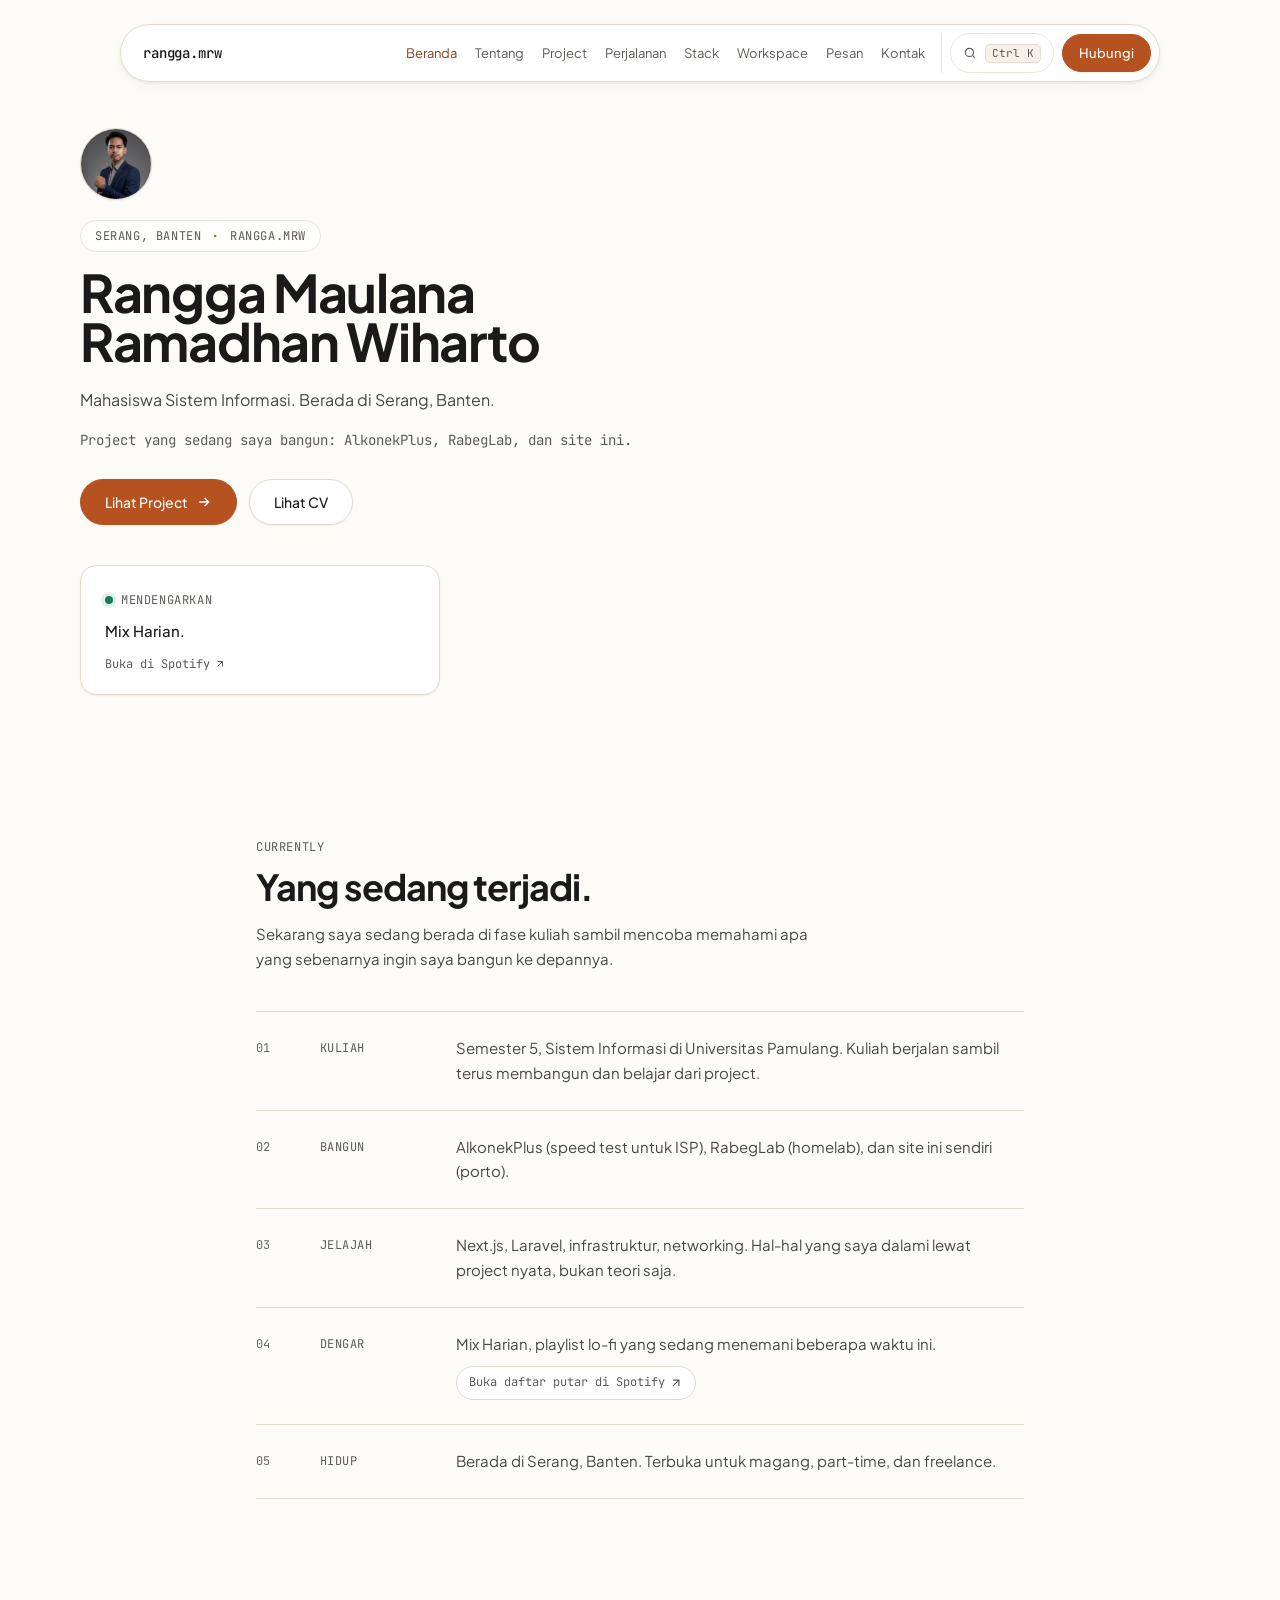
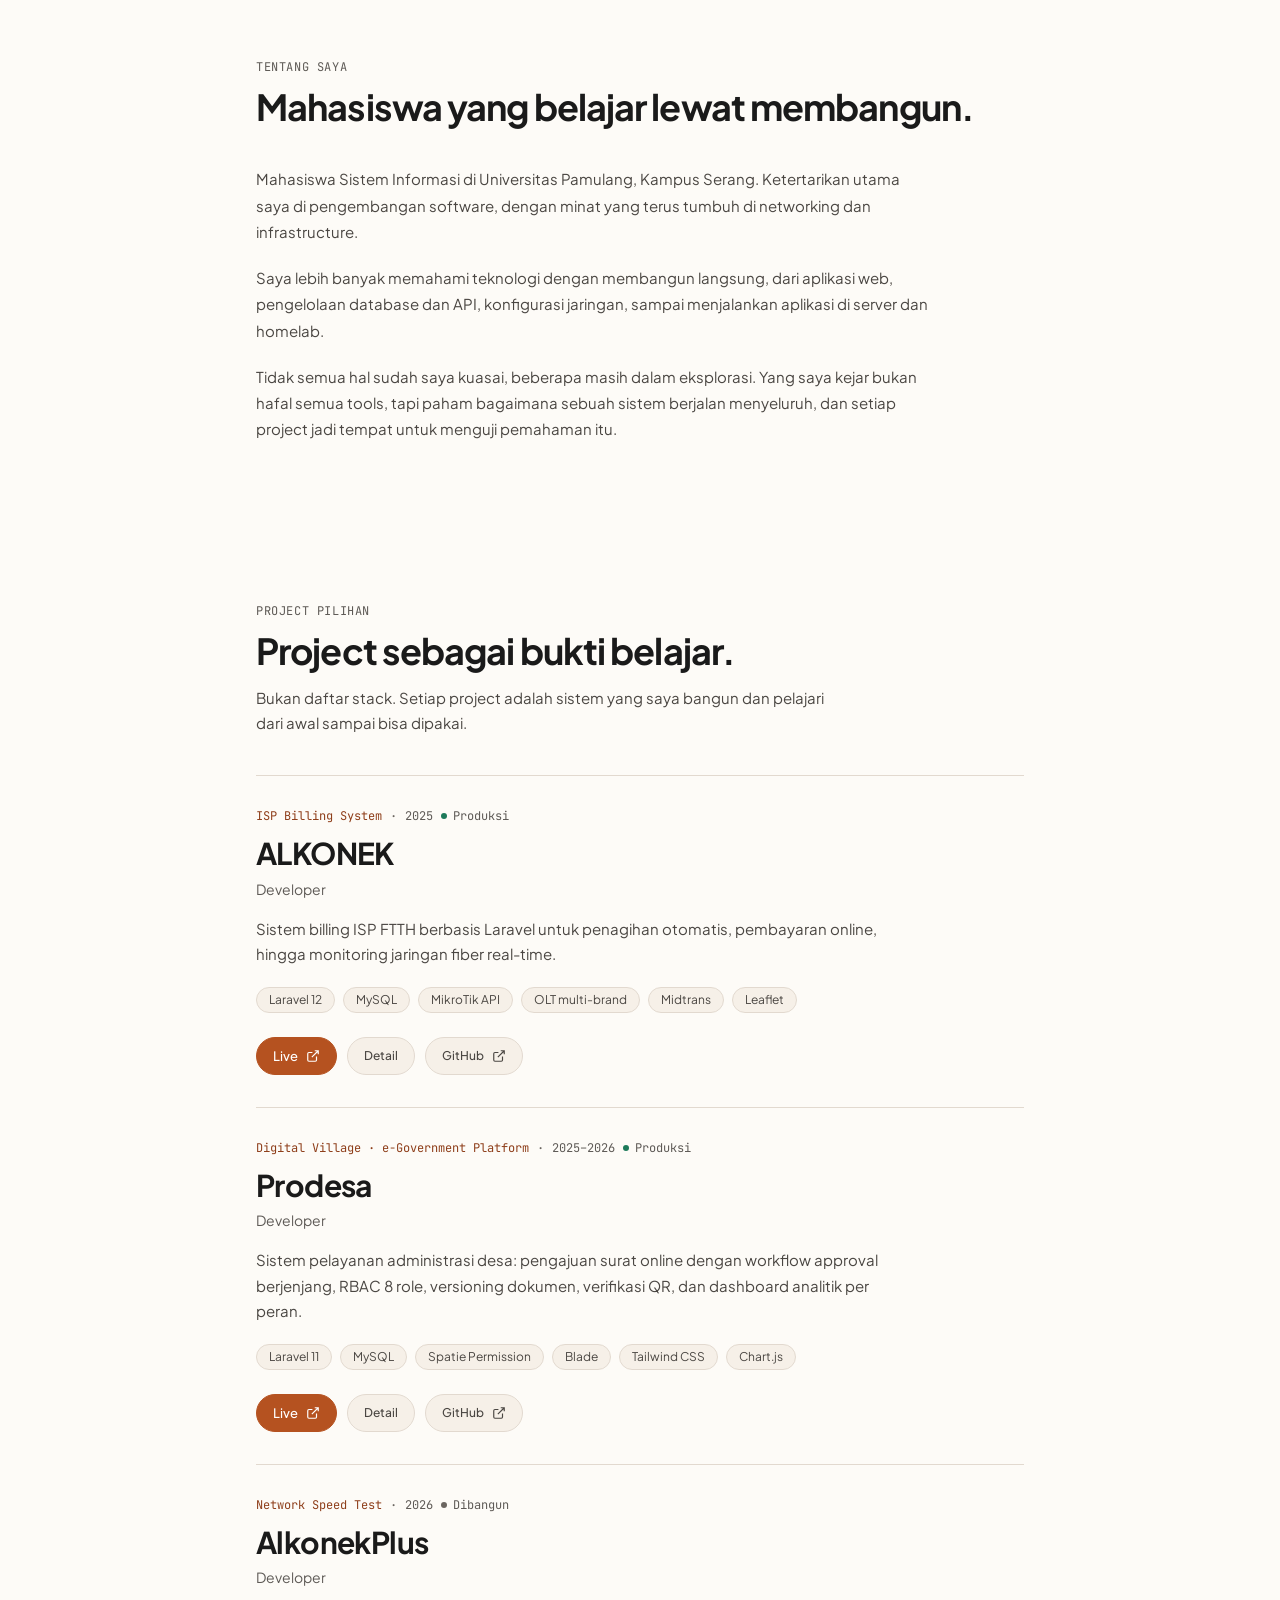
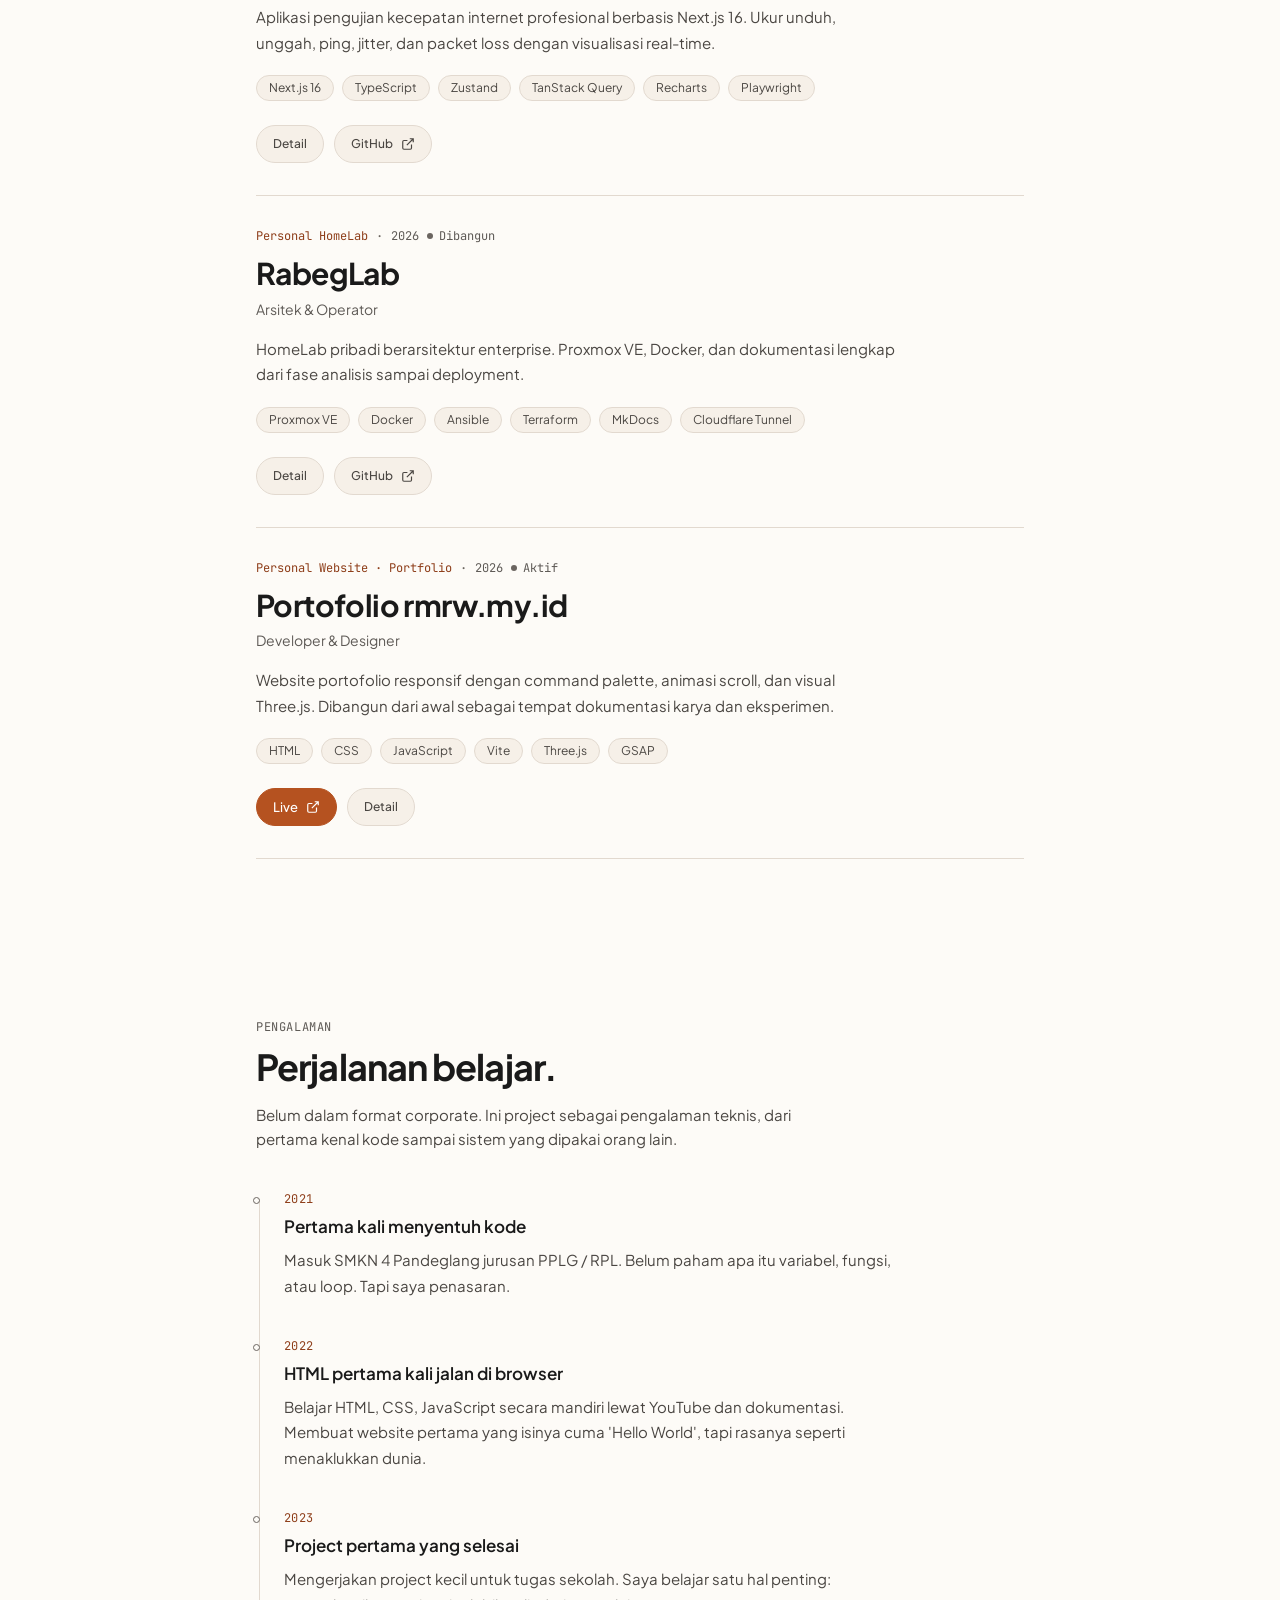
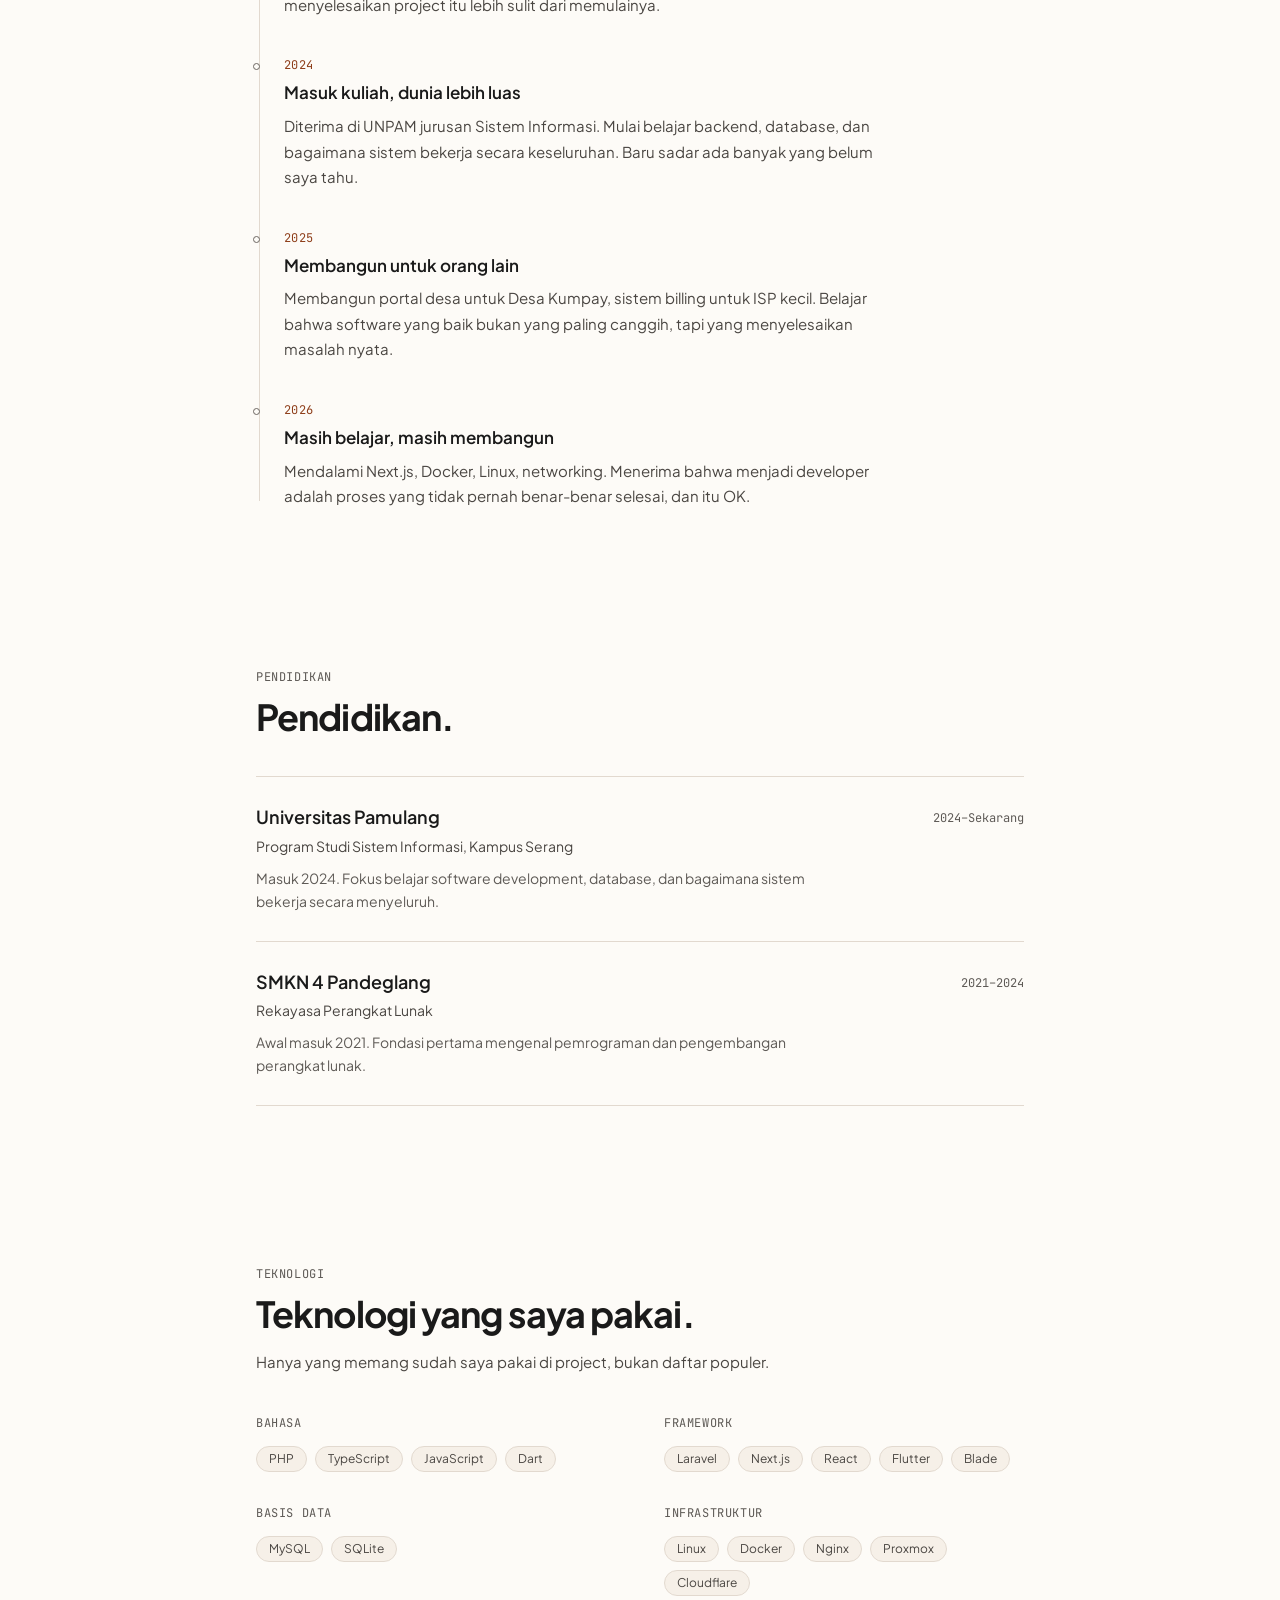
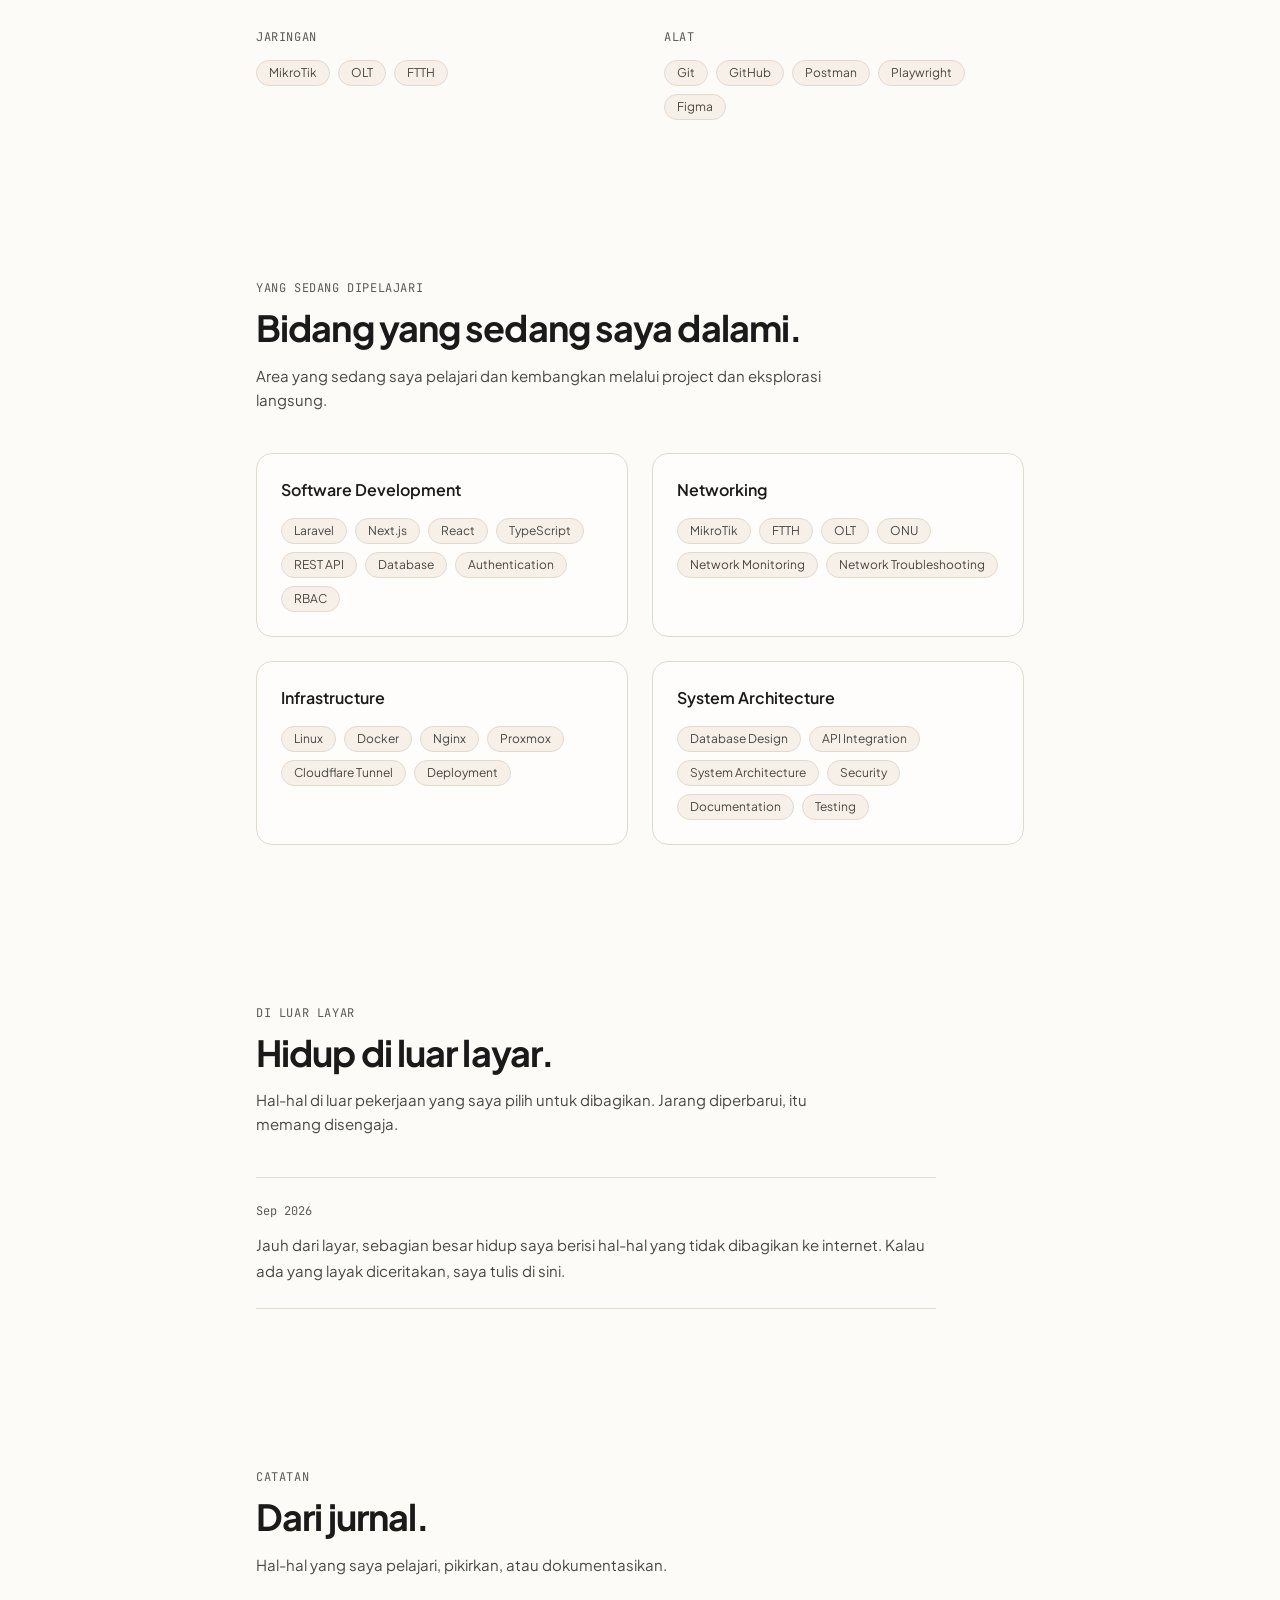
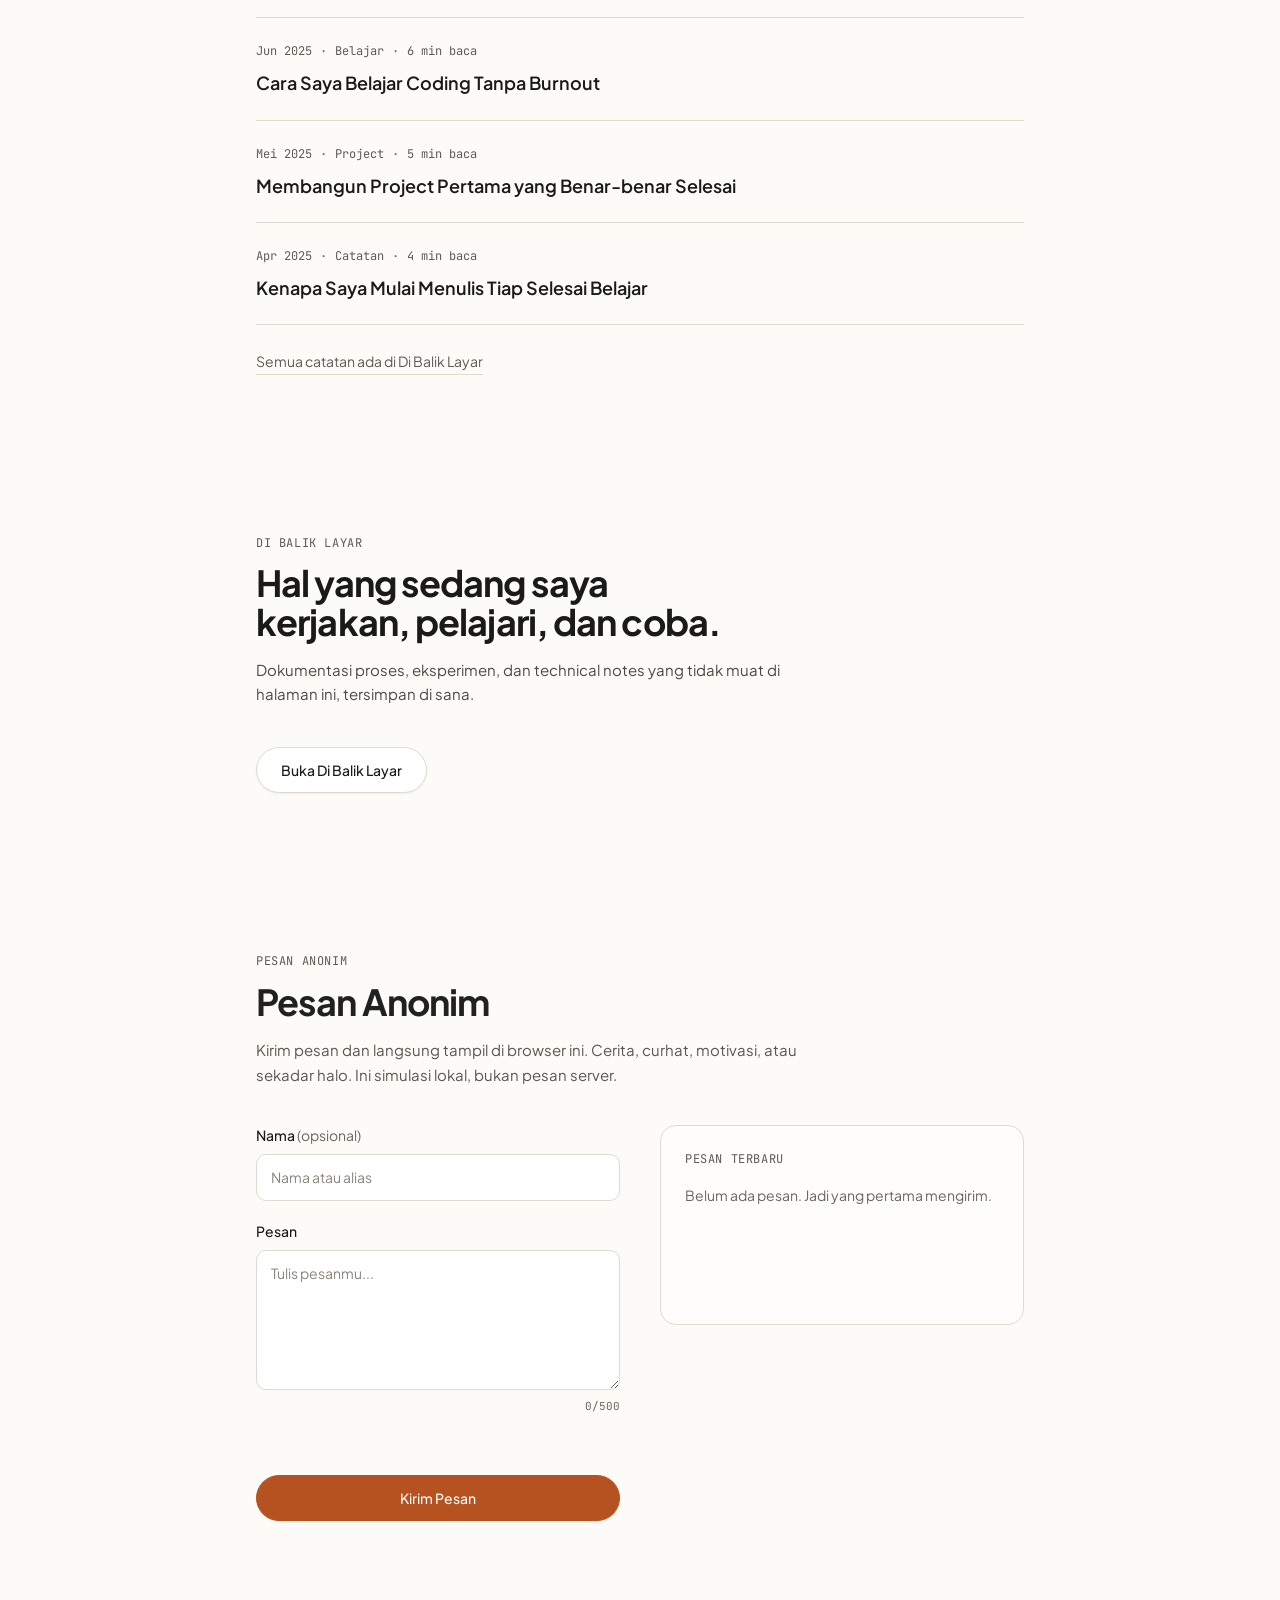
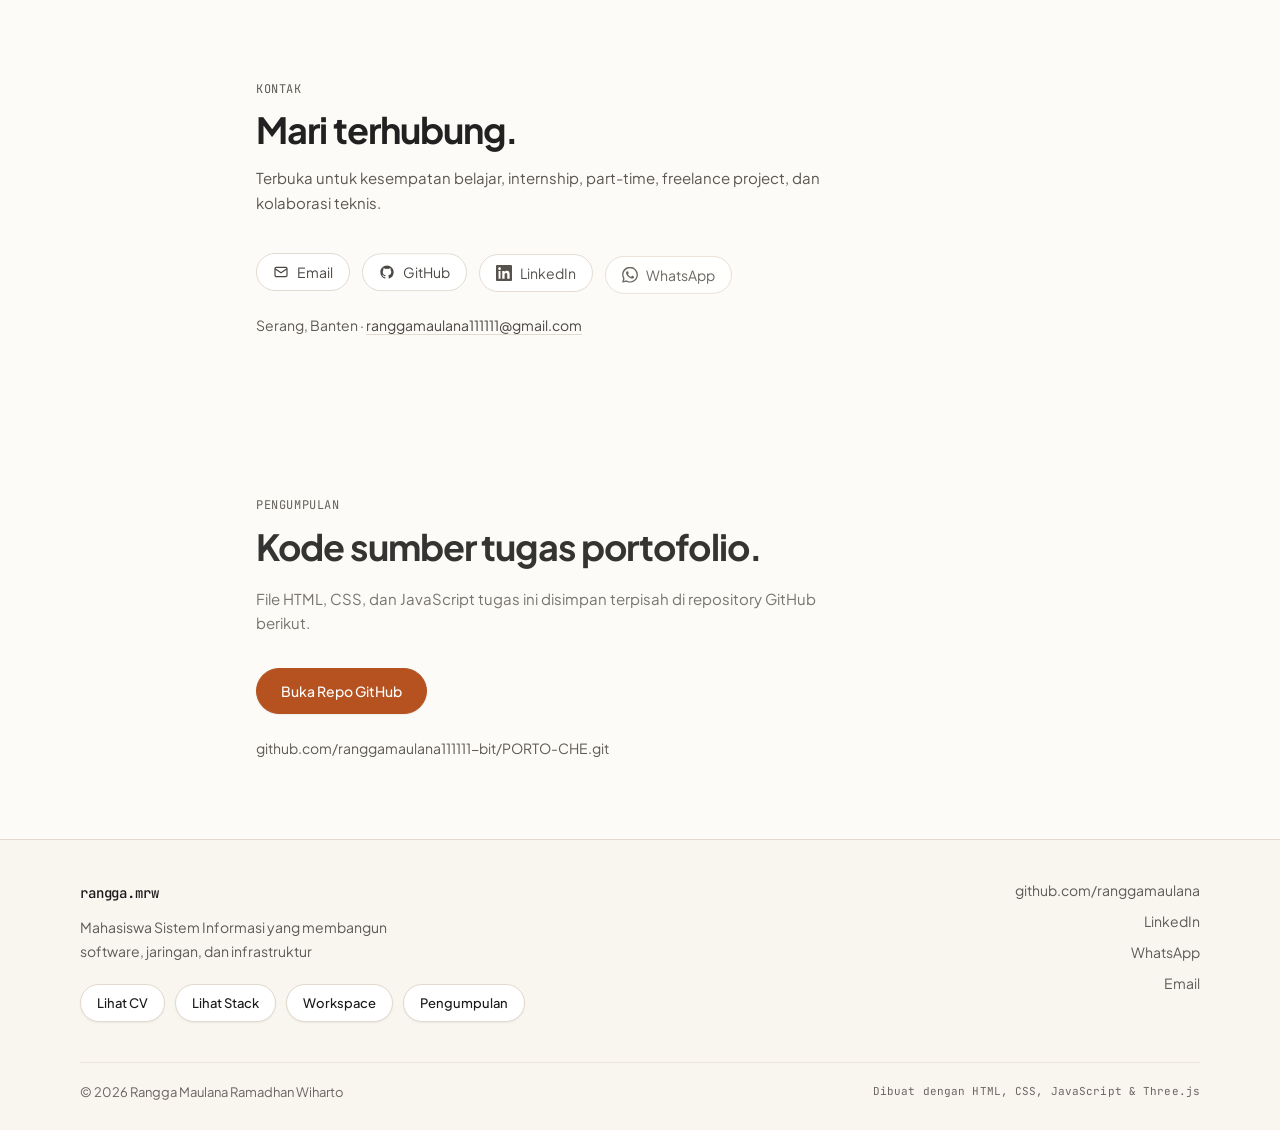
<file: index.html>
<!doctype html>
<html lang="id">
  <head>
    <meta charset="UTF-8" />
    <link rel="icon" href="data:," />
    <meta name="viewport" content="width=device-width, initial-scale=1.0" />
    <meta name="description" content="Portofolio Rangga Maulana Ramadhan Wiharto - Mahasiswa Sistem Informasi yang membangun software, jaringan, dan infrastruktur." />
    <meta name="theme-color" content="#fdfbf7" />
    <link rel="preconnect" href="https://fonts.googleapis.com" />
    <link rel="preconnect" href="https://fonts.gstatic.com" crossorigin />
    <link href="https://fonts.googleapis.com/css2?family=JetBrains+Mono:wght@400;500&family=Plus+Jakarta+Sans:wght@400;500;600;700&display=swap" rel="stylesheet" />
    <title>Rangga Maulana Ramadhan Wiharto</title>
    <script type="module" crossorigin src="./app.js"></script>
    <link rel="stylesheet" crossorigin href="./style.css">
  </head>
  <body>
    <a class="skip-link" href="#main">Lewati ke konten</a>
    <header class="site-header" id="site-header">
      <nav class="nav" aria-label="Navigasi utama">
        <a class="brand" href="#home" aria-label="rangga.mrw ke beranda">rangga.mrw</a>
        <button class="nav-toggle" id="nav-toggle" aria-expanded="false" aria-controls="nav-menu" aria-label="Buka menu navigasi">
          <span></span><span></span>
        </button>
        <div class="nav-menu" id="nav-menu">
          <ul class="nav-links" id="nav-links"></ul>
          <div class="nav-actions">
            <button class="cmd-btn" id="cmd-btn" type="button" aria-haspopup="dialog" aria-controls="command-palette" aria-label="Buka command palette">
              <span class="cmd-btn-icon" aria-hidden="true">
                <svg width="14" height="14" viewBox="0 0 24 24" fill="none" stroke="currentColor" stroke-width="2"><circle cx="11" cy="11" r="7"/><path d="m20 20-3.5-3.5"/></svg>
              </span>
              <span class="cmd-kbd" aria-hidden="true">Ctrl K</span>
            </button>
            <a class="btn btn-primary btn-sm" href="#contact">Hubungi</a>
          </div>
        </div>
      </nav>
    </header>

    <main id="main">
      <section class="section hero" id="home" aria-label="Beranda">
        <div class="container hero-grid">
          <div class="hero-copy">
            <img class="profile-photo" src="./PROFILE-RANGGA.jpeg" alt="Foto profil Rangga Maulana" />
            <p class="eyebrow hero-eyebrow"><span class="eyebrow-loc">SERANG, BANTEN</span> <span class="eyebrow-dot" aria-hidden="true">·</span> <span>RANGGA.MRW</span></p>
            <h1 class="hero-title">
              <span class="hero-title-line">Rangga Maulana</span>
              <span class="hero-title-line">Ramadhan Wiharto</span>
            </h1>
            <p class="hero-desc">Mahasiswa Sistem Informasi. Berada di Serang, Banten.</p>
            <p class="hero-building">Project yang sedang saya bangun: AlkonekPlus, RabegLab, dan site ini.</p>
            <div class="hero-cta">
              <a class="btn btn-primary" href="#projects">
                <span>Lihat Project</span>
                <svg width="16" height="16" viewBox="0 0 24 24" fill="none" stroke="currentColor" stroke-width="2" aria-hidden="true"><path d="M5 12h14M13 6l6 6-6 6"/></svg>
              </a>
              <a class="btn btn-secondary" href="https://rmrw.my.id/cv.html" target="_blank" rel="noopener noreferrer">Lihat CV</a>
            </div>
            <div class="listening-card" aria-label="Sedang mendengarkan">
              <p class="listening-label"><span class="listening-dot" aria-hidden="true"></span>MENDENGARKAN</p>
              <p class="listening-title">Mix Harian.</p>
              <a class="listening-link" href="https://open.spotify.com/playlist/1dd0RgxyoiRiFLptOChO6e?si=02ad28709f664a86" target="_blank" rel="noopener noreferrer">
                Buka di Spotify
                <svg width="12" height="12" viewBox="0 0 24 24" fill="none" stroke="currentColor" stroke-width="2" aria-hidden="true"><path d="M7 17 17 7M7 7h10v10"/></svg>
              </a>
            </div>
          </div>
        </div>
      </section>

      <section class="section" id="now">
        <div class="container">
          <div class="section-head">
            <p class="eyebrow">CURRENTLY</p>
            <h2 class="section-title">Yang sedang terjadi.</h2>
            <p class="section-desc">Sekarang saya sedang berada di fase kuliah sambil mencoba memahami apa yang sebenarnya ingin saya bangun ke depannya.</p>
          </div>
          <div class="now-list" id="now-list"></div>
        </div>
      </section>

      <section class="section" id="about">
        <div class="container">
          <div class="section-head">
            <p class="eyebrow">TENTANG SAYA</p>
            <h2 class="section-title">Mahasiswa yang belajar lewat membangun.</h2>
          </div>
          <div class="about-body" id="about-body"></div>
        </div>
      </section>

      <section class="section" id="projects">
        <div class="container">
          <div class="section-head">
            <p class="eyebrow">PROJECT PILIHAN</p>
            <h2 class="section-title">Project sebagai bukti belajar.</h2>
            <p class="section-desc">Bukan daftar stack. Setiap project adalah sistem yang saya bangun dan pelajari dari awal sampai bisa dipakai.</p>
          </div>
          <div class="projects-list" id="projects-list"></div>
        </div>
      </section>

      <section class="section" id="experience">
        <div class="container">
          <div class="section-head">
            <p class="eyebrow">PENGALAMAN</p>
            <h2 class="section-title">Perjalanan belajar.</h2>
            <p class="section-desc">Belum dalam format corporate. Ini project sebagai pengalaman teknis, dari pertama kenal kode sampai sistem yang dipakai orang lain.</p>
          </div>
          <div class="timeline" id="timeline"></div>
        </div>
      </section>

      <section class="section" id="education">
        <div class="container">
          <div class="section-head">
            <p class="eyebrow">PENDIDIKAN</p>
            <h2 class="section-title">Pendidikan.</h2>
          </div>
          <div class="edu-list" id="edu-list"></div>
        </div>
      </section>

      <section class="section" id="skills">
        <div class="container">
          <div class="section-head">
            <p class="eyebrow">TEKNOLOGI</p>
            <h2 class="section-title">Teknologi yang saya pakai.</h2>
            <p class="section-desc">Hanya yang memang sudah saya pakai di project, bukan daftar populer.</p>
          </div>
          <div class="skills-grid" id="skills-grid"></div>
        </div>
      </section>

      <section class="section" id="learning">
        <div class="container">
          <div class="section-head">
            <p class="eyebrow">YANG SEDANG DIPELAJARI</p>
            <h2 class="section-title">Bidang yang sedang saya dalami.</h2>
            <p class="section-desc">Area yang sedang saya pelajari dan kembangkan melalui project dan eksplorasi langsung.</p>
          </div>
          <div class="learning-grid" id="learning-grid"></div>
        </div>
      </section>

      <section class="section" id="outside">
        <div class="container">
          <div class="section-head">
            <p class="eyebrow">DI LUAR LAYAR</p>
            <h2 class="section-title">Hidup di luar layar.</h2>
            <p class="section-desc">Hal-hal di luar pekerjaan yang saya pilih untuk dibagikan. Jarang diperbarui, itu memang disengaja.</p>
          </div>
          <div class="outside-entry">
            <p class="outside-date">Sep 2026</p>
            <p class="outside-text">Jauh dari layar, sebagian besar hidup saya berisi hal-hal yang tidak dibagikan ke internet. Kalau ada yang layak diceritakan, saya tulis di sini.</p>
          </div>
        </div>
      </section>

      <section class="section" id="journal">
        <div class="container">
          <div class="section-head">
            <p class="eyebrow">CATATAN</p>
            <h2 class="section-title">Dari jurnal.</h2>
            <p class="section-desc">Hal-hal yang saya pelajari, pikirkan, atau dokumentasikan.</p>
          </div>
          <div class="notes-list" id="notes-list"></div>
          <a class="text-link" href="https://rmrw.my.id/catatan.html" target="_blank" rel="noopener noreferrer">Semua catatan ada di Di Balik Layar</a>
        </div>
      </section>

      <section class="section" id="workspace">
        <div class="container">
          <div class="section-head">
            <p class="eyebrow">DI BALIK LAYAR</p>
            <h2 class="section-title">Hal yang sedang saya kerjakan, pelajari, dan coba.</h2>
            <p class="section-desc">Dokumentasi proses, eksperimen, dan technical notes yang tidak muat di halaman ini, tersimpan di sana.</p>
          </div>
          <a class="btn btn-secondary" href="https://rmrw.my.id/workspace.html" target="_blank" rel="noopener noreferrer">Buka Di Balik Layar</a>
        </div>
      </section>

      <section class="section" id="messages">
        <div class="container">
          <div class="section-head">
            <p class="eyebrow">PESAN ANONIM</p>
            <h2 class="section-title">Pesan Anonim</h2>
            <p class="section-desc">Kirim pesan dan langsung tampil di browser ini. Cerita, curhat, motivasi, atau sekadar halo. Ini simulasi lokal, bukan pesan server.</p>
          </div>
          <div class="messages-layout">
            <form class="message-form" id="message-form" novalidate>
              <div class="field">
                <label class="field-label" for="msg-name">Nama <span class="field-opt">(opsional)</span></label>
                <input class="field-input" id="msg-name" name="name" type="text" autocomplete="name" maxlength="60" placeholder="Nama atau alias" />
              </div>
              <div class="field">
                <label class="field-label" for="msg-text">Pesan</label>
                <textarea class="field-input field-textarea" id="msg-text" name="message" required maxlength="500" placeholder="Tulis pesanmu..."></textarea>
                <p class="field-hint"><span id="msg-count">0</span>/500</p>
              </div>
              <p class="form-status" id="msg-status" role="status" aria-live="polite"></p>
              <button class="btn btn-primary" type="submit">Kirim Pesan</button>
            </form>
            <div class="message-feed" aria-live="polite">
              <p class="feed-title">Pesan terbaru</p>
              <div class="feed-list" id="feed-list"></div>
            </div>
          </div>
        </div>
      </section>

      <section class="section" id="contact">
        <div class="container">
          <div class="section-head">
            <p class="eyebrow">KONTAK</p>
            <h2 class="section-title">Mari terhubung.</h2>
            <p class="section-desc">Terbuka untuk kesempatan belajar, internship, part-time, freelance project, dan kolaborasi teknis.</p>
          </div>
          <div class="contact-actions">
            <button class="contact-pill" id="copy-email" type="button" data-email="ranggamaulana111111@gmail.com">
              <svg width="16" height="16" viewBox="0 0 24 24" fill="none" stroke="currentColor" stroke-width="1.8" aria-hidden="true"><rect x="3" y="5" width="18" height="14" rx="2"/><path d="m3 7 9 6 9-6"/></svg>
              <span>Email</span>
            </button>
            <a class="contact-pill" href="https://github.com/ranggamaulana111111-bit" target="_blank" rel="noopener noreferrer">
              <svg width="16" height="16" viewBox="0 0 24 24" fill="currentColor" aria-hidden="true"><path d="M12 2C6.477 2 2 6.484 2 12.017c0 4.425 2.865 8.18 6.839 9.504.5.092.682-.217.682-.483 0-.237-.008-.868-.013-1.703-2.782.605-3.369-1.343-3.369-1.343-.454-1.158-1.11-1.466-1.11-1.466-.908-.62.069-.608.069-.608 1.003.07 1.531 1.032 1.531 1.032.892 1.53 2.341 1.088 2.91.832.092-.647.35-1.088.636-1.338-2.22-.253-4.555-1.113-4.555-4.951 0-1.093.39-1.988 1.029-2.688-.103-.253-.446-1.272.098-2.65 0 0 .84-.27 2.75 1.026A9.564 9.564 0 0 1 12 6.844a9.59 9.59 0 0 1 2.504.337c1.909-1.296 2.747-1.027 2.747-1.027.546 1.379.202 2.398.1 2.651.64.7 1.028 1.595 1.028 2.688 0 3.848-2.339 4.695-4.566 4.943.359.309.678.92.678 1.855 0 1.338-.012 2.419-.012 2.747 0 .268.18.58.688.482A10.02 10.02 0 0 0 22 12.017C22 6.484 17.522 2 12 2Z"/></svg>
              <span>GitHub</span>
            </a>
            <a class="contact-pill" href="https://www.linkedin.com/in/rangga-maulana-ramadhan-wiharto-022077337/" target="_blank" rel="noopener noreferrer">
              <svg width="16" height="16" viewBox="0 0 24 24" fill="currentColor" aria-hidden="true"><path d="M20.447 20.452h-3.554v-5.569c0-1.328-.027-3.037-1.852-3.037-1.853 0-2.136 1.445-2.136 2.939v5.667H9.351V9h3.414v1.561h.046c.477-.9 1.637-1.85 3.37-1.85 3.601 0 4.267 2.37 4.267 5.455v6.286zM5.337 7.433a2.062 2.062 0 1 1 0-4.125 2.062 2.062 0 0 1 0 4.125zM6.814 20.452H3.86V9h2.954v11.452zM22.225 0H1.771C.792 0 0 .774 0 1.729v20.542C0 23.227.792 24 1.771 24h20.451C23.2 24 24 23.227 24 22.271V1.729C24 .774 23.2 0 22.222 0h.003z"/></svg>
              <span>LinkedIn</span>
            </a>
            <a class="contact-pill" href="https://wa.me/6285774138047" target="_blank" rel="noopener noreferrer">
              <svg width="16" height="16" viewBox="0 0 24 24" fill="currentColor" aria-hidden="true"><path d="M17.472 14.382c-.297-.149-1.758-.867-2.03-.967-.273-.099-.471-.148-.67.15-.197.297-.767.966-.94 1.164-.173.199-.347.223-.644.075-.297-.15-1.255-.463-2.39-1.475-.883-.788-1.48-1.761-1.653-2.059-.173-.297-.018-.458.13-.606.134-.133.298-.347.446-.52.149-.174.198-.298.298-.497.099-.198.05-.371-.025-.52-.075-.149-.669-1.612-.916-2.207-.242-.579-.487-.5-.669-.51-.173-.008-.371-.01-.57-.01-.198 0-.52.074-.792.372-.272.297-1.04 1.016-1.04 2.479 0 1.462 1.065 2.875 1.213 3.074.149.198 2.096 3.2 5.077 4.487.709.306 1.262.489 1.694.625.712.227 1.36.195 1.871.118.571-.085 1.758-.719 2.006-1.413.248-.694.248-1.289.173-1.413-.074-.124-.272-.198-.57-.347m-5.421 7.403h-.004a9.87 9.87 0 0 1-5.031-1.378l-.361-.214-3.741.982.998-3.648-.235-.374a9.86 9.86 0 0 1-1.51-5.26c.001-5.45 4.436-9.884 9.888-9.884 2.64 0 5.122 1.03 6.988 2.898a9.825 9.825 0 0 1 2.893 6.994c-.003 5.45-4.437 9.884-9.885 9.884m8.413-18.297A11.815 11.815 0 0 0 12.05 0C5.495 0 .16 5.335.157 11.892c0 2.096.547 4.142 1.588 5.945L.057 24l6.305-1.654a11.882 11.882 0 0 0 5.683 1.448h.005c6.554 0 11.89-5.335 11.893-11.893a11.821 11.821 0 0 0-3.48-8.413Z"/></svg>
              <span>WhatsApp</span>
            </a>
          </div>
          <p class="contact-location">Serang, Banten · <button class="inline-email" id="copy-email-inline" type="button" data-email="ranggamaulana111111@gmail.com">ranggamaulana111111@gmail.com</button></p>
        </div>
      </section>

      <section class="section" id="pengumpulan">
        <div class="container">
          <div class="section-head">
            <p class="eyebrow">PENGUMPULAN</p>
            <h2 class="section-title">Kode sumber tugas portofolio.</h2>
            <p class="section-desc">File HTML, CSS, dan JavaScript tugas ini disimpan terpisah di repository GitHub berikut.</p>
          </div>
          <div class="contact-actions">
            <a class="btn btn-primary" href="https://github.com/ranggamaulana111111-bit/PORTO-CHE.git" target="_blank" rel="noopener noreferrer">Buka Repo GitHub</a>
          </div>
          <p class="contact-location">github.com/ranggamaulana111111-bit/PORTO-CHE.git</p>
        </div>
      </section>
    </main>

    <footer class="site-footer">
      <div class="container footer-inner">
        <div class="footer-brand-col">
          <a class="brand footer-brand" href="#home">rangga.mrw</a>
          <p class="footer-tagline">Mahasiswa Sistem Informasi yang membangun software, jaringan, dan infrastruktur</p>
          <div class="footer-cta">
            <a class="btn btn-secondary btn-sm" href="https://rmrw.my.id/cv.html" target="_blank" rel="noopener noreferrer">Lihat CV</a>
            <a class="btn btn-secondary btn-sm" href="https://rmrw.my.id/stack.html" target="_blank" rel="noopener noreferrer">Lihat Stack</a>
            <a class="btn btn-secondary btn-sm" href="https://rmrw.my.id/workspace.html" target="_blank" rel="noopener noreferrer">Workspace</a>
            <a class="btn btn-secondary btn-sm" href="https://github.com/ranggamaulana111111-bit/PORTO-CHE.git" target="_blank" rel="noopener noreferrer">Pengumpulan</a>
          </div>
        </div>
        <div class="footer-links-col">
          <a href="https://github.com/ranggamaulana111111-bit" target="_blank" rel="noopener noreferrer">github.com/ranggamaulana</a>
          <a href="https://www.linkedin.com/in/rangga-maulana-ramadhan-wiharto-022077337/" target="_blank" rel="noopener noreferrer">LinkedIn</a>
          <a href="https://wa.me/6285774138047" target="_blank" rel="noopener noreferrer">WhatsApp</a>
          <button class="footer-email" id="copy-email-footer" type="button" data-email="ranggamaulana111111@gmail.com">Email</button>
        </div>
      </div>
      <div class="container footer-bottom">
        <p>© 2026 Rangga Maulana Ramadhan Wiharto</p>
        <p class="footer-note">Dibuat dengan HTML, CSS, JavaScript & Three.js</p>
      </div>
    </footer>

    <button class="back-top" id="back-top" type="button" aria-label="Kembali ke atas">
      <svg width="18" height="18" viewBox="0 0 24 24" fill="none" stroke="currentColor" stroke-width="2" aria-hidden="true"><path d="M12 19V5M5 12l7-7 7 7"/></svg>
    </button>

    <div class="modal" id="project-modal" role="dialog" aria-modal="true" aria-hidden="true" aria-labelledby="modal-title">
      <div class="modal-backdrop" data-close="modal"></div>
      <div class="modal-panel" role="document">
        <button class="modal-close" id="modal-close" type="button" aria-label="Tutup detail project">
          <svg width="18" height="18" viewBox="0 0 24 24" fill="none" stroke="currentColor" stroke-width="2" aria-hidden="true"><path d="M6 6l12 12M18 6 6 18"/></svg>
        </button>
        <p class="eyebrow" id="modal-meta"></p>
        <h3 class="modal-title" id="modal-title"></h3>
        <p class="modal-role" id="modal-role"></p>
        <p class="modal-desc" id="modal-desc"></p>
        <div class="modal-tech" id="modal-tech"></div>
        <div class="modal-actions" id="modal-actions"></div>
      </div>
    </div>

    <div class="cmd-overlay" id="cmd-overlay" aria-hidden="true">
      <div class="cmd-backdrop" data-close="cmd"></div>
      <div class="cmd-palette" role="dialog" aria-modal="true" aria-label="Command palette">
        <div class="cmd-input-wrap">
          <svg width="16" height="16" viewBox="0 0 24 24" fill="none" stroke="currentColor" stroke-width="2" aria-hidden="true"><circle cx="11" cy="11" r="7"/><path d="m20 20-3.5-3.5"/></svg>
          <input class="cmd-input" id="cmd-input" type="text" placeholder="Cari section atau aksi..." autocomplete="off" aria-label="Cari section atau aksi" />
          <kbd class="cmd-esc">Esc</kbd>
        </div>
        <ul class="cmd-list" id="cmd-list" role="listbox"></ul>
        <div class="cmd-empty" id="cmd-empty" hidden>Tidak ada hasil.</div>
      </div>
    </div>

  </body>
</html>
</file>
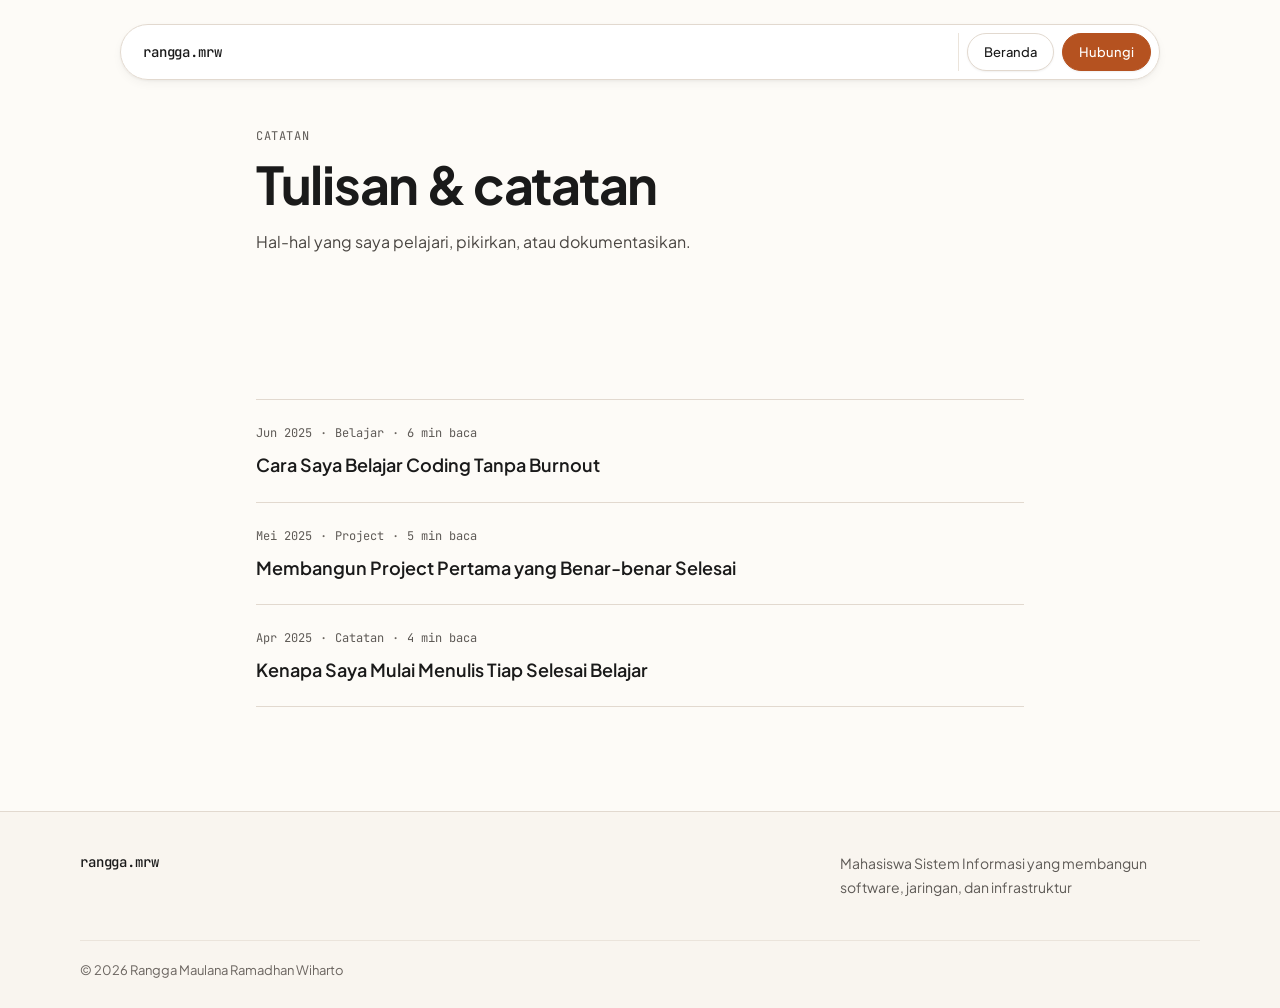
<file: catatan.html>
<!doctype html>
<html lang="id">
  <head>
    <meta charset="UTF-8" />
    <link rel="icon" href="data:," />
    <meta name="viewport" content="width=device-width, initial-scale=1.0" />
    <meta name="description" content="Catatan dan tulisan Rangga Maulana" />
    <meta name="theme-color" content="#fdfbf7" />
    <link rel="preconnect" href="https://fonts.googleapis.com" />
    <link rel="preconnect" href="https://fonts.gstatic.com" crossorigin />
    <link href="https://fonts.googleapis.com/css2?family=JetBrains+Mono:wght@400;500&family=Plus+Jakarta+Sans:wght@400;500;600;700&display=swap" rel="stylesheet" />
    <title>Catatan - Rangga Maulana</title>
    <link rel="stylesheet" href="./style.css" />
  </head>
  <body>
    <a class="skip-link" href="#main">Lewati ke konten</a>
    <header class="site-header" id="site-header">
      <nav class="nav" aria-label="Navigasi utama">
        <a class="brand" href="https://rmrw.my.id/">rangga.mrw</a>
        <div class="nav-actions">
          <a class="btn btn-secondary btn-sm" href="https://rmrw.my.id/">Beranda</a>
          <a class="btn btn-primary btn-sm" href="https://rmrw.my.id/#contact">Hubungi</a>
        </div>
      </nav>
    </header>

    <main id="main">
      <section class="section hero">
        <div class="container">
          <p class="eyebrow">CATATAN</p>
          <h1 class="hero-title">Tulisan &amp; catatan</h1>
          <p class="hero-desc">Hal-hal yang saya pelajari, pikirkan, atau dokumentasikan.</p>
        </div>
      </section>

      <section class="section">
        <div class="container">
          <div class="notes-list">
            <article class="note-item">
              <p class="note-meta"><span>Jun 2025</span><span>Belajar</span><span>6 min baca</span></p>
              <h3 class="note-title">Cara Saya Belajar Coding Tanpa Burnout</h3>
            </article>
            <article class="note-item">
              <p class="note-meta"><span>Mei 2025</span><span>Project</span><span>5 min baca</span></p>
              <h3 class="note-title">Membangun Project Pertama yang Benar-benar Selesai</h3>
            </article>
            <article class="note-item">
              <p class="note-meta"><span>Apr 2025</span><span>Catatan</span><span>4 min baca</span></p>
              <h3 class="note-title">Kenapa Saya Mulai Menulis Tiap Selesai Belajar</h3>
            </article>
          </div>
        </div>
      </section>
    </main>

    <footer class="site-footer">
      <div class="container footer-inner">
        <a class="brand footer-brand" href="https://rmrw.my.id/">rangga.mrw</a>
        <p class="footer-tagline">Mahasiswa Sistem Informasi yang membangun software, jaringan, dan infrastruktur</p>
      </div>
      <div class="container footer-bottom">
        <p>© 2026 Rangga Maulana Ramadhan Wiharto</p>
      </div>
    </footer>
  </body>
</html>
</file>
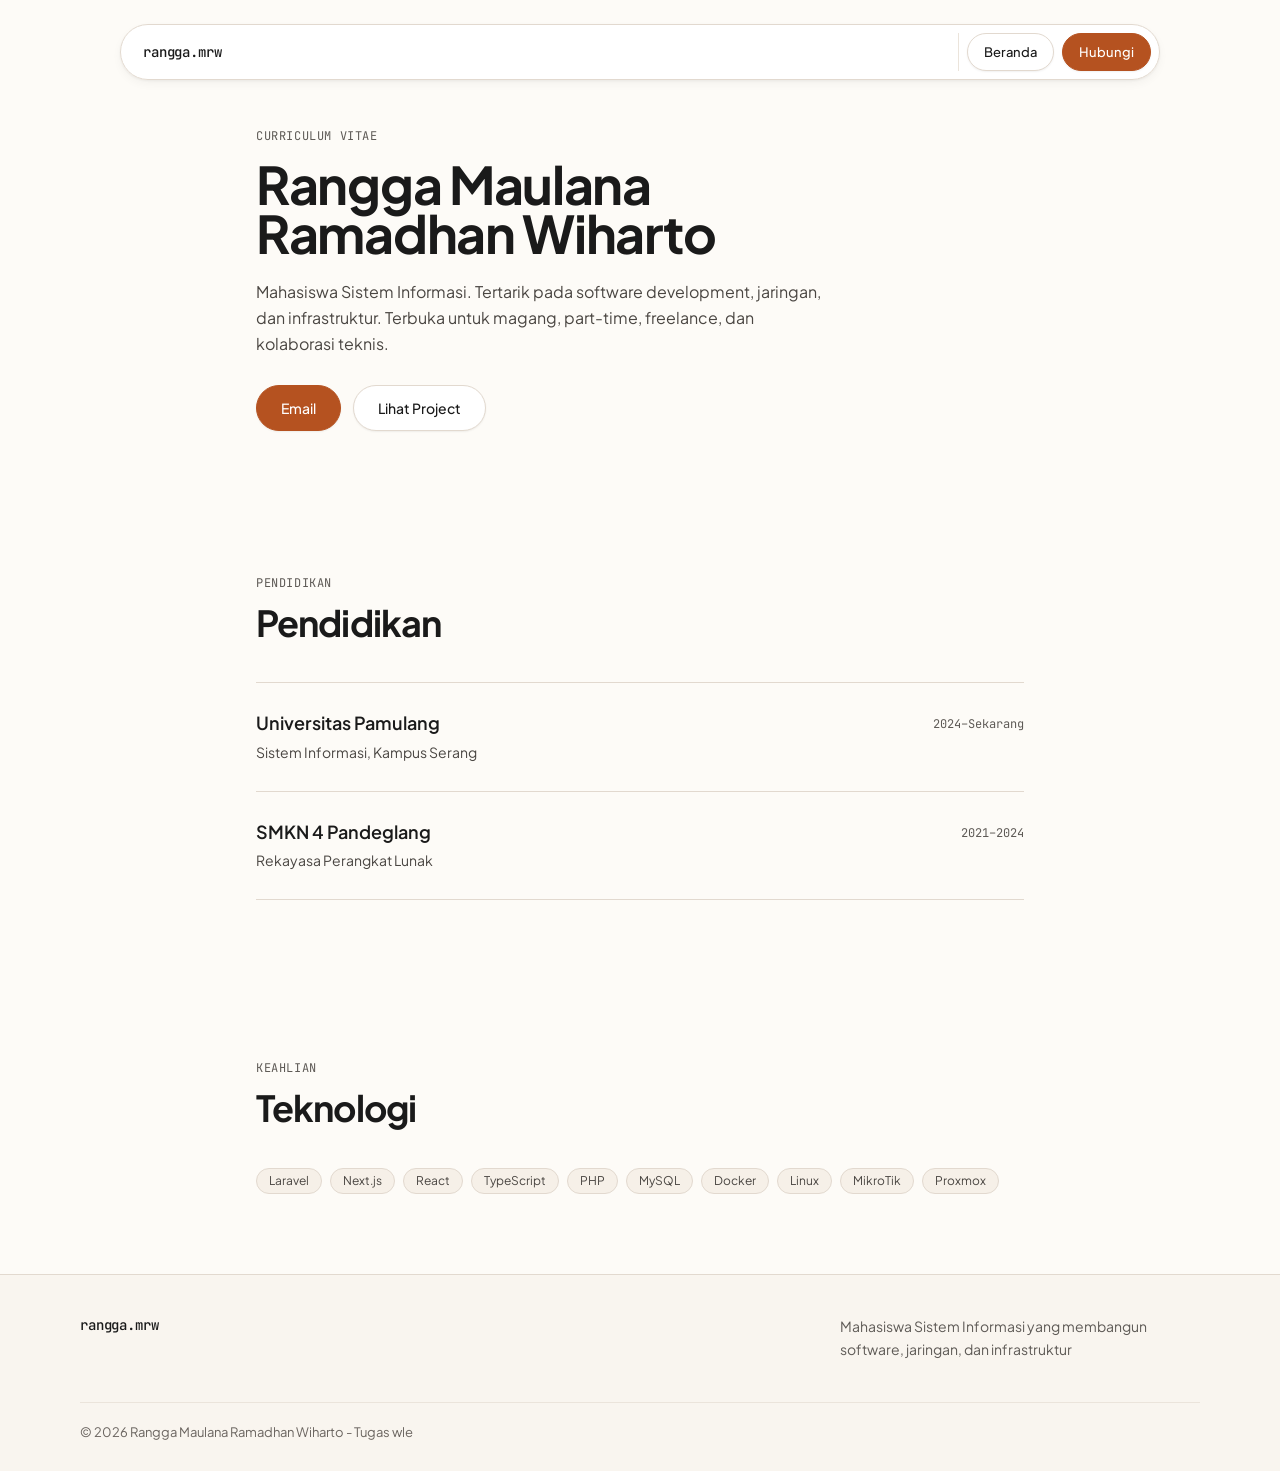
<file: cv.html>
<!doctype html>
<html lang="id">
  <head>
    <meta charset="UTF-8" />
    <link rel="icon" href="data:," />
    <meta name="viewport" content="width=device-width, initial-scale=1.0" />
    <meta name="description" content="Curriculum Vitae Rangga Maulana Ramadhan Wiharto" />
    <meta name="theme-color" content="#fdfbf7" />
    <link rel="preconnect" href="https://fonts.googleapis.com" />
    <link rel="preconnect" href="https://fonts.gstatic.com" crossorigin />
    <link href="https://fonts.googleapis.com/css2?family=JetBrains+Mono:wght@400;500&family=Plus+Jakarta+Sans:wght@400;500;600;700&display=swap" rel="stylesheet" />
    <title>CV - Rangga Maulana</title>
    <link rel="stylesheet" href="./style.css" />
  </head>
  <body>
    <a class="skip-link" href="#main">Lewati ke konten</a>
    <header class="site-header" id="site-header">
      <nav class="nav" aria-label="Navigasi utama">
        <a class="brand" href="https://rmrw.my.id/">rangga.mrw</a>
        <div class="nav-actions">
          <a class="btn btn-secondary btn-sm" href="https://rmrw.my.id/">Beranda</a>
          <a class="btn btn-primary btn-sm" href="https://rmrw.my.id/#contact">Hubungi</a>
        </div>
      </nav>
    </header>

    <main id="main">
      <section class="section hero">
        <div class="container">
          <p class="eyebrow">CURRICULUM VITAE</p>
          <h1 class="hero-title">
            <span class="hero-title-line">Rangga Maulana</span>
            <span class="hero-title-line">Ramadhan Wiharto</span>
          </h1>
          <p class="hero-desc">Mahasiswa Sistem Informasi. Tertarik pada software development, jaringan, dan infrastruktur. Terbuka untuk magang, part-time, freelance, dan kolaborasi teknis.</p>
          <div class="hero-cta">
            <a class="btn btn-primary" href="mailto:ranggamaulana111111@gmail.com">Email</a>
            <a class="btn btn-secondary" href="https://rmrw.my.id/#projects">Lihat Project</a>
          </div>
        </div>
      </section>

      <section class="section">
        <div class="container">
          <div class="section-head">
            <p class="eyebrow">PENDIDIKAN</p>
            <h2 class="section-title">Pendidikan</h2>
          </div>
          <div class="edu-list">
            <article class="edu-item">
              <div>
                <h3 class="edu-school">Universitas Pamulang</h3>
                <p class="edu-program">Sistem Informasi, Kampus Serang</p>
              </div>
              <p class="edu-period">2024–Sekarang</p>
            </article>
            <article class="edu-item">
              <div>
                <h3 class="edu-school">SMKN 4 Pandeglang</h3>
                <p class="edu-program">Rekayasa Perangkat Lunak</p>
              </div>
              <p class="edu-period">2021–2024</p>
            </article>
          </div>
        </div>
      </section>

      <section class="section">
        <div class="container">
          <div class="section-head">
            <p class="eyebrow">KEAHLIAN</p>
            <h2 class="section-title">Teknologi</h2>
          </div>
          <div class="project-tech">
            <span class="tag">Laravel</span>
            <span class="tag">Next.js</span>
            <span class="tag">React</span>
            <span class="tag">TypeScript</span>
            <span class="tag">PHP</span>
            <span class="tag">MySQL</span>
            <span class="tag">Docker</span>
            <span class="tag">Linux</span>
            <span class="tag">MikroTik</span>
            <span class="tag">Proxmox</span>
          </div>
        </div>
      </section>
    </main>

    <footer class="site-footer">
      <div class="container footer-inner">
        <a class="brand footer-brand" href="https://rmrw.my.id/">rangga.mrw</a>
        <p class="footer-tagline">Mahasiswa Sistem Informasi yang membangun software, jaringan, dan infrastruktur</p>
      </div>
      <div class="container footer-bottom">
        <p>© 2026 Rangga Maulana Ramadhan Wiharto - Tugas wle</p>
      </div>
    </footer>
  </body>
</html>
</file>
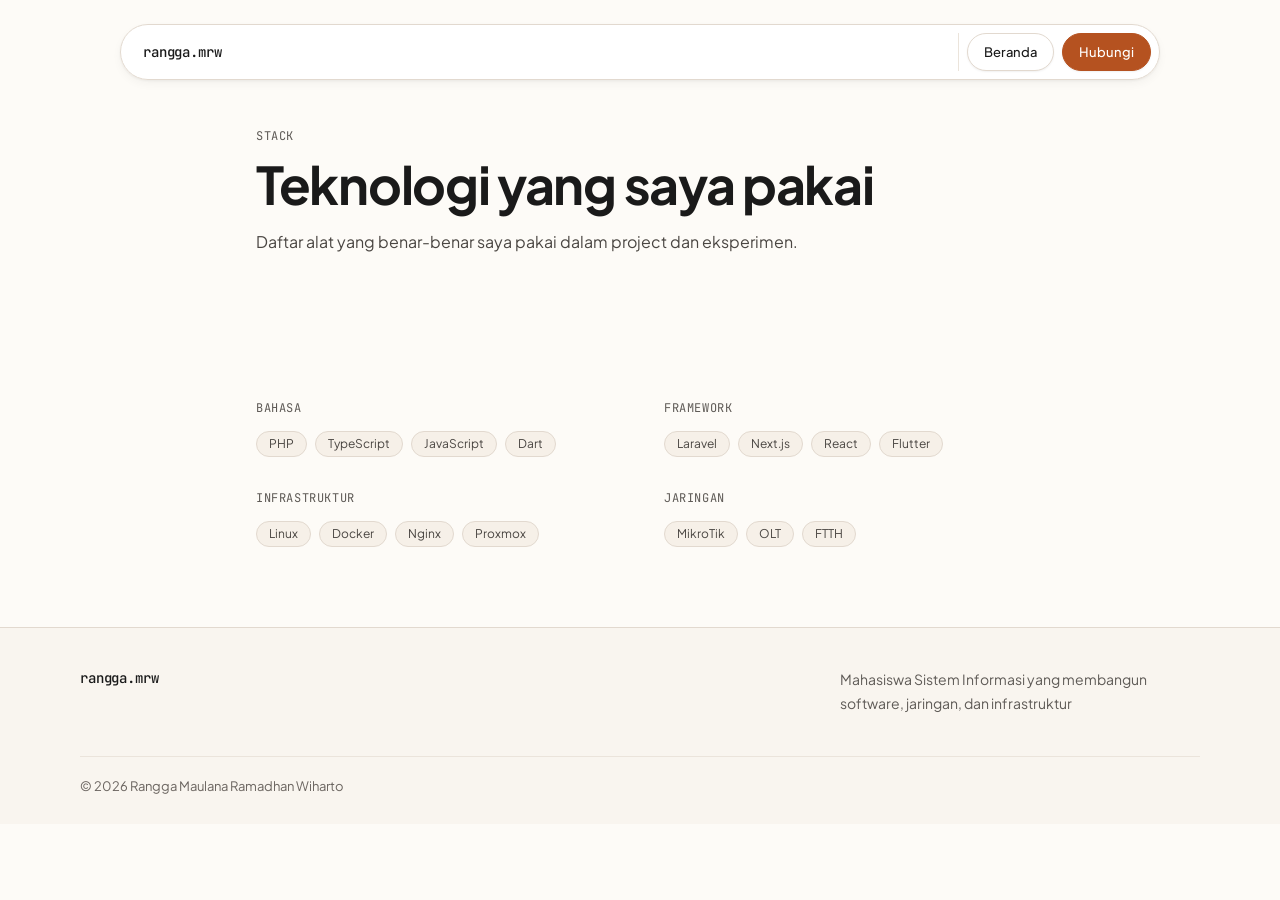
<file: stack.html>
<!doctype html>
<html lang="id">
  <head>
    <meta charset="UTF-8" />
    <link rel="icon" href="data:," />
    <meta name="viewport" content="width=device-width, initial-scale=1.0" />
    <meta name="description" content="Teknologi dan stack yang digunakan Rangga Maulana" />
    <meta name="theme-color" content="#fdfbf7" />
    <link rel="preconnect" href="https://fonts.googleapis.com" />
    <link rel="preconnect" href="https://fonts.gstatic.com" crossorigin />
    <link href="https://fonts.googleapis.com/css2?family=JetBrains+Mono:wght@400;500&family=Plus+Jakarta+Sans:wght@400;500;600;700&display=swap" rel="stylesheet" />
    <title>Stack - Rangga Maulana</title>
    <link rel="stylesheet" href="./style.css" />
  </head>
  <body>
    <a class="skip-link" href="#main">Lewati ke konten</a>
    <header class="site-header" id="site-header">
      <nav class="nav" aria-label="Navigasi utama">
        <a class="brand" href="https://rmrw.my.id/">rangga.mrw</a>
        <div class="nav-actions">
          <a class="btn btn-secondary btn-sm" href="https://rmrw.my.id/">Beranda</a>
          <a class="btn btn-primary btn-sm" href="https://rmrw.my.id/#contact">Hubungi</a>
        </div>
      </nav>
    </header>

    <main id="main">
      <section class="section hero">
        <div class="container">
          <p class="eyebrow">STACK</p>
          <h1 class="hero-title">Teknologi yang saya pakai</h1>
          <p class="hero-desc">Daftar alat yang benar-benar saya pakai dalam project dan eksperimen.</p>
        </div>
      </section>

      <section class="section">
        <div class="container">
          <div class="skills-grid">
            <div class="skill-group">
              <p class="skill-group-label">BAHASA</p>
              <div class="skill-tags">
                <span class="tag">PHP</span>
                <span class="tag">TypeScript</span>
                <span class="tag">JavaScript</span>
                <span class="tag">Dart</span>
              </div>
            </div>
            <div class="skill-group">
              <p class="skill-group-label">FRAMEWORK</p>
              <div class="skill-tags">
                <span class="tag">Laravel</span>
                <span class="tag">Next.js</span>
                <span class="tag">React</span>
                <span class="tag">Flutter</span>
              </div>
            </div>
            <div class="skill-group">
              <p class="skill-group-label">INFRASTRUKTUR</p>
              <div class="skill-tags">
                <span class="tag">Linux</span>
                <span class="tag">Docker</span>
                <span class="tag">Nginx</span>
                <span class="tag">Proxmox</span>
              </div>
            </div>
            <div class="skill-group">
              <p class="skill-group-label">JARINGAN</p>
              <div class="skill-tags">
                <span class="tag">MikroTik</span>
                <span class="tag">OLT</span>
                <span class="tag">FTTH</span>
              </div>
            </div>
          </div>
        </div>
      </section>
    </main>

    <footer class="site-footer">
      <div class="container footer-inner">
        <a class="brand footer-brand" href="https://rmrw.my.id/">rangga.mrw</a>
        <p class="footer-tagline">Mahasiswa Sistem Informasi yang membangun software, jaringan, dan infrastruktur</p>
      </div>
      <div class="container footer-bottom">
        <p>© 2026 Rangga Maulana Ramadhan Wiharto</p>
      </div>
    </footer>
  </body>
</html>
</file>
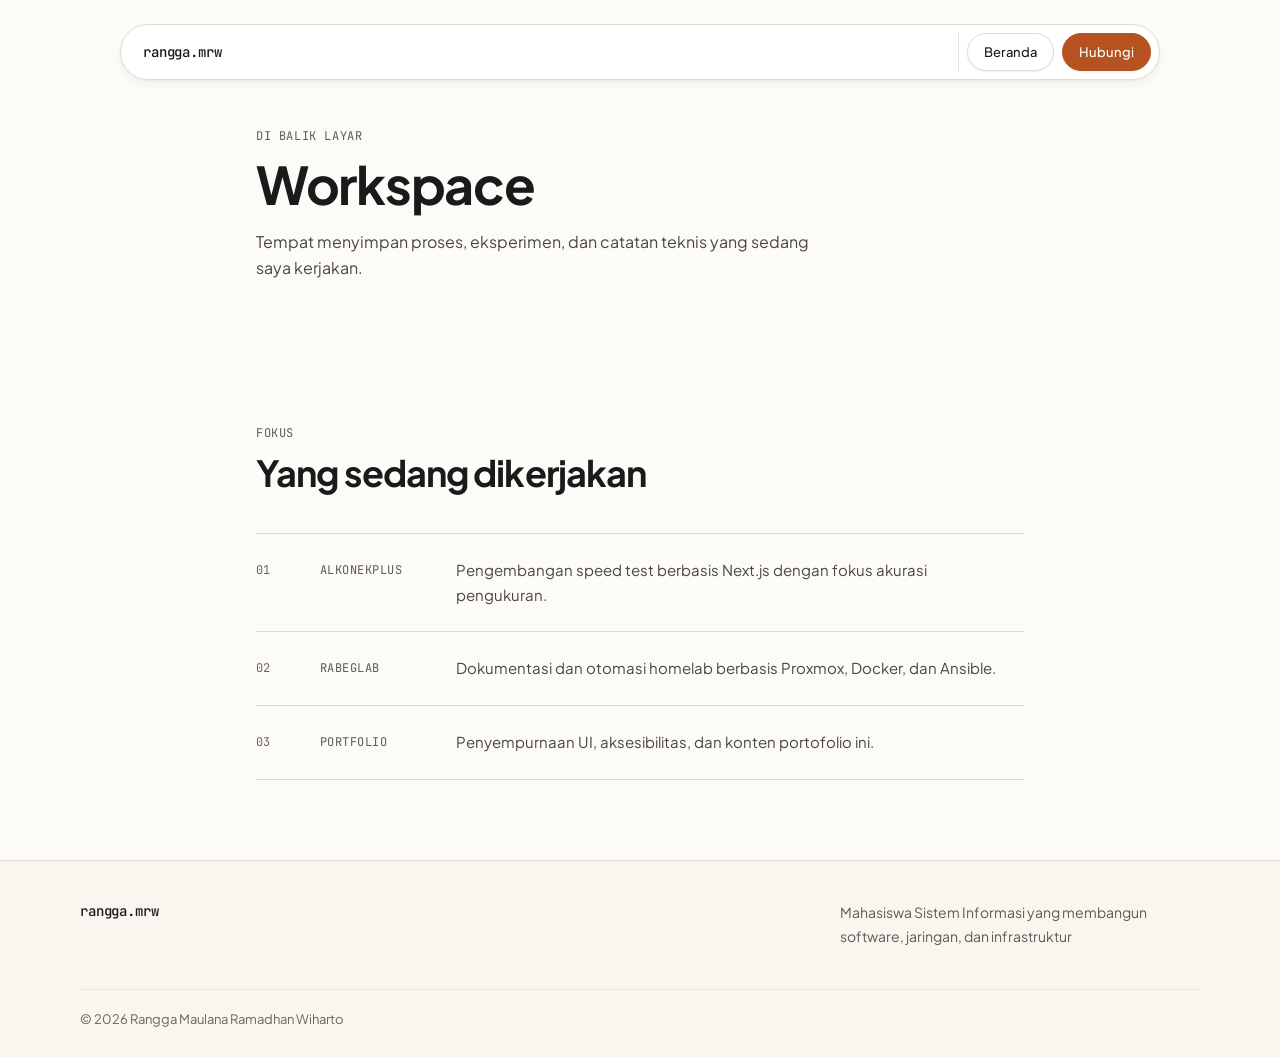
<file: workspace.html>
<!doctype html>
<html lang="id">
  <head>
    <meta charset="UTF-8" />
    <link rel="icon" href="data:," />
    <meta name="viewport" content="width=device-width, initial-scale=1.0" />
    <meta name="description" content="Catatan proses, eksperimen, dan workspace Rangga Maulana" />
    <meta name="theme-color" content="#fdfbf7" />
    <link rel="preconnect" href="https://fonts.googleapis.com" />
    <link rel="preconnect" href="https://fonts.gstatic.com" crossorigin />
    <link href="https://fonts.googleapis.com/css2?family=JetBrains+Mono:wght@400;500&family=Plus+Jakarta+Sans:wght@400;500;600;700&display=swap" rel="stylesheet" />
    <title>Workspace - Rangga Maulana</title>
    <link rel="stylesheet" href="./style.css" />
  </head>
  <body>
    <a class="skip-link" href="#main">Lewati ke konten</a>
    <header class="site-header" id="site-header">
      <nav class="nav" aria-label="Navigasi utama">
        <a class="brand" href="https://rmrw.my.id/">rangga.mrw</a>
        <div class="nav-actions">
          <a class="btn btn-secondary btn-sm" href="https://rmrw.my.id/">Beranda</a>
          <a class="btn btn-primary btn-sm" href="https://rmrw.my.id/#contact">Hubungi</a>
        </div>
      </nav>
    </header>

    <main id="main">
      <section class="section hero">
        <div class="container">
          <p class="eyebrow">DI BALIK LAYAR</p>
          <h1 class="hero-title">Workspace</h1>
          <p class="hero-desc">Tempat menyimpan proses, eksperimen, dan catatan teknis yang sedang saya kerjakan.</p>
        </div>
      </section>

      <section class="section">
        <div class="container">
          <div class="section-head">
            <p class="eyebrow">FOKUS</p>
            <h2 class="section-title">Yang sedang dikerjakan</h2>
          </div>
          <div class="now-list">
            <article class="now-item">
              <span class="now-num">01</span>
              <p class="now-title">ALKONEKPLUS</p>
              <div class="now-text">
                <p>Pengembangan speed test berbasis Next.js dengan fokus akurasi pengukuran.</p>
              </div>
            </article>
            <article class="now-item">
              <span class="now-num">02</span>
              <p class="now-title">RABEGLAB</p>
              <div class="now-text">
                <p>Dokumentasi dan otomasi homelab berbasis Proxmox, Docker, dan Ansible.</p>
              </div>
            </article>
            <article class="now-item">
              <span class="now-num">03</span>
              <p class="now-title">PORTFOLIO</p>
              <div class="now-text">
                <p>Penyempurnaan UI, aksesibilitas, dan konten portofolio ini.</p>
              </div>
            </article>
          </div>
        </div>
      </section>
    </main>

    <footer class="site-footer">
      <div class="container footer-inner">
        <a class="brand footer-brand" href="https://rmrw.my.id/">rangga.mrw</a>
        <p class="footer-tagline">Mahasiswa Sistem Informasi yang membangun software, jaringan, dan infrastruktur</p>
      </div>
      <div class="container footer-bottom">
        <p>© 2026 Rangga Maulana Ramadhan Wiharto</p>
      </div>
    </footer>
  </body>
</html>
</file>
<file: style.css>
html.lenis,
html.lenis body {
  height: auto;
}

.lenis:not(.lenis-autoToggle).lenis-stopped {
  overflow: clip;
}

.lenis [data-lenis-prevent],
.lenis [data-lenis-prevent-wheel],
.lenis [data-lenis-prevent-touch],
.lenis [data-lenis-prevent-vertical],
.lenis [data-lenis-prevent-horizontal] {
  overscroll-behavior: contain;
}

.lenis.lenis-smooth iframe {
  pointer-events: none;
}

.lenis.lenis-autoToggle {
  transition-property: overflow;
  transition-duration: 1ms;
  transition-behavior: allow-discrete;
}

:root {
  color-scheme: light;
  --bg: #fdfbf7;
  --bg-warm: #f6f0e8;
  --bg-card: #ffffff;
  --text: #1a1a1a;
  --text-muted: #4a4642;
  --text-soft: #5e5a56;
  --text-faint: #6b6560;
  --accent: #b55220;
  --accent-deep: #8e3e1a;
  --accent-soft: #fdf0e8;
  --border: #e2d9cf;
  --border-soft: #ebe4db;
  --green: #1d7a5a;
  --shadow-card: 0 1px 3px rgba(0, 0, 0, 0.06), 0 4px 10px rgba(0, 0, 0, 0.04);
  --shadow-soft: 0 1px 2px rgba(0, 0, 0, 0.06);
  --radius-pill: 9999px;
  --radius-card: 16px;
  --radius-sm: 10px;
  --container: 768px;
  --container-wide: 1120px;
  --font-sans: 'Plus Jakarta Sans', ui-sans-serif, system-ui, -apple-system, sans-serif;
  --font-display: 'Plus Jakarta Sans', ui-sans-serif, system-ui, -apple-system, sans-serif;
  --font-mono: 'JetBrains Mono', ui-monospace, SFMono-Regular, Menlo, monospace;
  --header-h: 88px;
  --ease: cubic-bezier(0.2, 0.8, 0.2, 1);
}

@media (prefers-reduced-motion: reduce) {
  :root {
    scroll-behavior: auto;
  }
}

*, *::before, *::after { box-sizing: border-box; }
html { -webkit-text-size-adjust: 100%; }
html.lenis, html.lenis body { height: auto; }
.lenis.lenis-smooth { scroll-behavior: auto !important; }
@media (prefers-reduced-motion: reduce) { html { scroll-behavior: auto; } }
body {
  margin: 0;
  font-family: var(--font-sans);
  font-size: 16px;
  line-height: 1.5;
  color: var(--text);
  background: var(--bg);
  overflow-x: hidden;
  position: relative;
}
body::before {
  content: '';
  position: fixed;
  inset: 0;
  pointer-events: none;
  opacity: 0.28;
  background-image: radial-gradient(rgba(26,26,26,0.18) 0.5px, transparent 0.5px);
  background-size: 24px 24px;
  mask-image: linear-gradient(180deg, rgba(0,0,0,0.5), transparent 85%);
  -webkit-mask-image: linear-gradient(180deg, rgba(0,0,0,0.5), transparent 85%);
}
::selection { background: rgba(181, 82, 32, 0.16); color: var(--text); }
:focus-visible { outline: 2px solid var(--accent); outline-offset: 3px; }
img, svg, video, canvas { display: block; max-width: 100%; }
a { color: inherit; text-decoration: none; }
button { font: inherit; color: inherit; background: none; border: none; padding: 0; margin: 0; cursor: pointer; }
p, h1, h2, h3, h4 { margin: 0; }
ul { list-style: none; margin: 0; padding: 0; }
input, textarea { font: inherit; }

.skip-link {
  position: absolute;
  left: 16px;
  top: -100px;
  padding: 10px 14px;
  background: var(--accent);
  color: #fff;
  border-radius: 8px;
  z-index: 1000;
  transition: top 0.2s;
}
.skip-link:focus { top: 16px; }

.container {
  width: min(100% - 48px, var(--container));
  margin-inline: auto;
}
.section {
  padding: 80px 0;
  scroll-margin-top: calc(var(--header-h) + 16px);
}
.section-head { margin-bottom: 40px; }

.eyebrow {
  font-family: var(--font-mono);
  font-size: 12px;
  line-height: 16px;
  font-weight: 400;
  letter-spacing: 0.05em;
  text-transform: uppercase;
  color: var(--text-soft);
}
.section-title {
  margin-top: 12px;
  font-family: var(--font-display);
  font-size: clamp(30px, 4vw, 36px);
  line-height: 1.1;
  font-weight: 700;
  letter-spacing: -0.025em;
  color: var(--text);
  text-wrap: balance;
}
.section-desc {
  margin-top: 16px;
  max-width: 576px;
  font-size: 15px;
  line-height: 1.625;
  color: var(--text-muted);
}

/* Header / Nav */
.site-header {
  position: fixed;
  inset: 0 0 auto 0;
  z-index: 100;
  padding: 24px 24px 0;
  display: flex;
  justify-content: center;
  pointer-events: none;
}
.nav {
  pointer-events: auto;
  width: min(100%, 1040px);
  display: flex;
  align-items: center;
  justify-content: space-between;
  gap: 6px;
  padding: 8px;
  background: rgba(255, 255, 255, 0.92);
  backdrop-filter: blur(12px);
  -webkit-backdrop-filter: blur(12px);
  border: 1px solid var(--border);
  border-radius: var(--radius-pill);
  box-shadow: var(--shadow-card);
  overflow: clip;
}
.brand {
  font-family: var(--font-mono);
  font-size: 14px;
  font-weight: 500;
  letter-spacing: -0.01em;
  color: var(--text);
  padding: 8px 14px;
  border-radius: var(--radius-pill);
  white-space: nowrap;
  flex-shrink: 0;
}
.brand:hover { color: var(--accent-deep); }
.nav-menu {
  display: flex;
  align-items: center;
  gap: 4px;
  margin-left: auto;
  min-width: 0;
}
.nav-links {
  display: flex;
  align-items: center;
  gap: 2px;
  min-width: 0;
  overflow-x: auto;
  scrollbar-width: none;
  -ms-overflow-style: none;
}
.nav-links::-webkit-scrollbar { display: none; }
.nav-link {
  display: inline-flex;
  align-items: center;
  padding: 6px 8px;
  font-size: 13px;
  line-height: 20px;
  color: var(--text-soft);
  border-radius: var(--radius-pill);
  transition: color 0.2s, background 0.2s;
  white-space: nowrap;
  flex-shrink: 0;
}
.nav-link:hover { color: var(--text); background: rgba(0,0,0,0.03); }
.nav-link.is-active { color: var(--accent-deep); background: transparent; }
.nav-actions {
  display: flex;
  align-items: center;
  gap: 8px;
  margin-left: 4px;
  padding-left: 8px;
  border-left: 1px solid var(--border-soft);
  flex-shrink: 0;
}
.nav-toggle {
  display: none;
  width: 44px;
  height: 44px;
  flex-direction: column;
  align-items: center;
  justify-content: center;
  gap: 6px;
  border-radius: 10px;
  margin-left: auto;
}
.nav-toggle span {
  display: block;
  width: 20px;
  height: 1.5px;
  background: var(--text);
  transition: transform 0.25s var(--ease), opacity 0.25s;
  transform-origin: center;
}
.nav-toggle[aria-expanded="true"] span:nth-child(1) { transform: translateY(3.75px) rotate(45deg); }
.nav-toggle[aria-expanded="true"] span:nth-child(2) { transform: translateY(-3.75px) rotate(-45deg); }

/* Buttons */
.btn {
  display: inline-flex;
  align-items: center;
  justify-content: center;
  gap: 8px;
  padding: 12px 24px;
  font-size: 14px;
  line-height: 20px;
  font-weight: 500;
  border-radius: var(--radius-pill);
  border: 1px solid var(--border);
  transition: transform 0.2s var(--ease), box-shadow 0.2s, background 0.2s, color 0.2s, border-color 0.2s;
  white-space: nowrap;
  cursor: pointer;
}
.btn:hover { transform: translateY(-1px); }
.btn:active { transform: translateY(0); }
.btn:focus-visible { outline: 2px solid var(--accent); outline-offset: 2px; }
.btn-sm { padding: 8px 16px; font-size: 13px; }
.btn-primary {
  background: var(--accent);
  color: #fff;
  border-color: var(--accent);
  box-shadow: var(--shadow-soft);
}
.btn-primary:hover { background: #a2491c; border-color: #a2491c; }
.btn-secondary {
  background: var(--bg-card);
  color: var(--text);
  box-shadow: var(--shadow-soft);
}
.btn-secondary:hover { background: var(--bg-warm); }

.cmd-btn {
  display: inline-flex;
  align-items: center;
  gap: 8px;
  padding: 8px 12px;
  min-height: 40px;
  border-radius: var(--radius-pill);
  color: var(--text-soft);
  border: 1px solid var(--border-soft);
  background: rgba(255,255,255,0.5);
}
.cmd-btn:hover { background: var(--bg-warm); color: var(--text); border-color: var(--border); }
.cmd-btn-icon { display: flex; align-items: center; flex-shrink: 0; }
.cmd-kbd {
  font-family: var(--font-mono);
  font-size: 11px;
  line-height: 1;
  padding: 3px 6px;
  border-radius: 5px;
  background: var(--bg-warm);
  border: 1px solid var(--border);
  color: var(--text-soft);
  white-space: nowrap;
}
/* Hero */
.hero {
  padding-top: 128px;
  padding-bottom: 64px;
}
.hero-grid {
  width: min(100% - 48px, var(--container-wide));
  display: grid;
  grid-template-columns: minmax(0, 1fr);
  gap: 48px;
  align-items: center;
}
.hero-copy { max-width: 768px; }
.profile-photo {
  display: block;
  width: 72px;
  height: 72px;
  margin-bottom: 20px;
  border: 1px solid var(--border);
  border-radius: 50%;
  box-shadow: var(--shadow-soft);
  object-fit: cover;
  background: var(--bg-warm);
}
.hero-eyebrow { display: inline-flex; flex-wrap: wrap; gap: 10px; align-items: center; padding: 8px 14px; background: rgba(255,255,255,0.7); border: 1px solid var(--border-soft); border-radius: var(--radius-pill); width: fit-content; max-width: 100%; line-height: 1; }
.eyebrow-loc, .hero-eyebrow > span:last-child { white-space: nowrap; }
.eyebrow-dot { color: var(--accent); font-size: 14px; line-height: 1; transform: translateY(-0.5px); }
.hero-title {
  margin-top: 16px;
  font-family: var(--font-display);
  font-size: clamp(40px, 6vw, 52px);
  line-height: 0.95;
  font-weight: 700;
  letter-spacing: -0.025em;
  color: var(--text);
}
.hero-title-line { display: block; }
.hero-desc {
  margin-top: 20px;
  max-width: 576px;
  font-size: 16px;
  line-height: 1.625;
  color: var(--text-muted);
}
.hero-building {
  margin-top: 16px;
  font-family: var(--font-mono);
  font-size: 14px;
  line-height: 1.6;
  color: var(--text-soft);
}
.hero-cta {
  margin-top: 28px;
  display: flex;
  flex-wrap: wrap;
  gap: 12px;
}

.listening-card {
  margin-top: 40px;
  max-width: 360px;
  padding: 20px 24px;
  background: var(--bg-card);
  border: 1px solid var(--border);
  border-radius: var(--radius-card);
  box-shadow: var(--shadow-soft);
}
.listening-label {
  display: inline-flex;
  align-items: center;
  gap: 8px;
  font-family: var(--font-mono);
  font-size: 12px;
  letter-spacing: 0.05em;
  color: var(--text-soft);
}
.listening-dot {
  width: 8px;
  height: 8px;
  border-radius: 50%;
  background: var(--green);
  box-shadow: 0 0 0 4px rgba(29, 122, 90, 0.12);
}
.listening-title {
  margin-top: 10px;
  font-size: 15px;
  font-weight: 500;
  color: var(--text);
}
.listening-link {
  margin-top: 12px;
  display: inline-flex;
  align-items: center;
  gap: 4px;
  font-family: var(--font-mono);
  font-size: 12px;
  color: var(--text-soft);
  transition: color 0.2s;
}
.listening-link:hover { color: var(--accent-deep); }

/* Now / Currently */
.now-list { display: flex; flex-direction: column; }
.now-item {
  display: grid;
  grid-template-columns: 48px 120px minmax(0, 1fr);
  gap: 16px;
  padding: 24px 0;
  border-top: 1px solid var(--border);
  align-items: start;
}
.now-item:last-child { border-bottom: 1px solid var(--border); }
.now-num {
  font-family: var(--font-mono);
  font-size: 12px;
  line-height: 20px;
  color: var(--text-faint);
  padding-top: 2px;
}
.now-title {
  font-family: var(--font-mono);
  font-size: 12px;
  line-height: 20px;
  letter-spacing: 0.04em;
  color: var(--text-soft);
  padding-top: 2px;
}
.now-text {
  font-size: 15px;
  line-height: 1.65;
  color: var(--text-muted);
  max-width: 560px;
}
.now-text a {
  display: inline-flex;
  align-items: center;
  gap: 4px;
  margin-top: 10px;
  font-family: var(--font-mono);
  font-size: 12px;
  color: var(--text-soft);
  border: 1px solid var(--border);
  background: var(--bg-card);
  padding: 6px 12px;
  border-radius: var(--radius-pill);
}
.now-text a:hover { color: var(--accent-deep); border-color: #d4c4b4; }

/* About */
.about-body { display: flex; flex-direction: column; gap: 20px; max-width: 680px; }
.about-body p { font-size: 15px; line-height: 1.75; color: var(--text-muted); }

/* Projects */
.projects-list { display: flex; flex-direction: column; }
.project-card {
  padding: 32px 0;
  border-top: 1px solid var(--border);
  transition: background-color 0.25s var(--ease);
}
.project-card:last-child { border-bottom: 1px solid var(--border); }
.project-card:hover { background: linear-gradient(90deg, rgba(246,240,232,0.35), transparent 60%); }
.project-meta {
  display: flex;
  flex-wrap: wrap;
  align-items: center;
  gap: 8px;
  font-family: var(--font-mono);
  font-size: 12px;
  line-height: 16px;
  color: var(--text-soft);
}
.project-category { color: var(--accent-deep); }
.project-meta-dot { color: var(--text-faint); }
.project-status {
  display: inline-flex;
  align-items: center;
  gap: 6px;
}
.status-dot {
  width: 6px;
  height: 6px;
  border-radius: 50%;
  background: var(--text-faint);
  flex-shrink: 0;
}
.status-dot.is-live { background: var(--green); }
.project-name {
  margin-top: 12px;
  font-family: var(--font-display);
  font-size: clamp(24px, 3vw, 30px);
  line-height: 1.15;
  font-weight: 700;
  letter-spacing: -0.02em;
  color: var(--text);
}
.project-role {
  margin-top: 8px;
  font-size: 14px;
  color: var(--text-soft);
}
.project-desc {
  margin-top: 16px;
  max-width: 640px;
  font-size: 15px;
  line-height: 1.7;
  color: var(--text-muted);
}
.project-tech {
  margin-top: 20px;
  display: flex;
  flex-wrap: wrap;
  gap: 8px;
}
.tag {
  display: inline-flex;
  align-items: center;
  padding: 4px 12px;
  font-size: 12px;
  line-height: 16px;
  color: var(--text-muted);
  background: var(--bg-warm);
  border: 1px solid var(--border);
  border-radius: var(--radius-pill);
  white-space: nowrap;
}
.project-actions {
  margin-top: 24px;
  display: flex;
  flex-wrap: wrap;
  gap: 10px;
}
.btn-live {
  background: var(--accent);
  color: #fff;
  border-color: var(--accent);
}
.btn-live:hover { background: #a2491c; border-color: #a2491c; }
.btn-detail, .btn-ghost {
  background: var(--bg-warm);
  color: var(--text-muted);
  border-color: var(--border);
  padding: 8px 16px;
  font-size: 12px;
  font-weight: 500;
}
.btn-detail:hover, .btn-ghost:hover { background: #efe6da; color: var(--text); }
.btn-ghost svg { width: 14px; height: 14px; }
/* Timeline */
.timeline { position: relative; padding-left: 28px; }
.timeline::before {
  content: '';
  position: absolute;
  left: 3px;
  top: 8px;
  bottom: 8px;
  width: 1px;
  background: var(--border);
}
.timeline-item {
  position: relative;
  padding: 0 0 40px 0;
}
.timeline-item:last-child { padding-bottom: 0; }
.timeline-dot {
  position: absolute;
  left: -28px;
  top: 6px;
  width: 7px;
  height: 7px;
  border-radius: 50%;
  background: var(--bg);
  border: 1.5px solid var(--text-faint);
  transform: translateX(-3px);
}
.timeline-year {
  font-family: var(--font-mono);
  font-size: 12px;
  line-height: 16px;
  color: var(--accent-deep);
  letter-spacing: 0.03em;
}
.timeline-title {
  margin-top: 8px;
  font-size: 17px;
  line-height: 1.4;
  font-weight: 600;
  color: var(--text);
}
.timeline-text {
  margin-top: 8px;
  max-width: 620px;
  font-size: 15px;
  line-height: 1.7;
  color: var(--text-muted);
}

/* Education */
.edu-list { display: flex; flex-direction: column; }
.edu-item {
  padding: 28px 0;
  border-top: 1px solid var(--border);
  display: grid;
  grid-template-columns: minmax(0, 1fr) auto;
  gap: 16px;
  align-items: start;
}
.edu-item:last-child { border-bottom: 1px solid var(--border); }
.edu-school { font-size: 18px; font-weight: 600; color: var(--text); line-height: 1.35; }
.edu-program { margin-top: 6px; font-size: 14px; color: var(--text-muted); }
.edu-note { margin-top: 10px; font-size: 14px; line-height: 1.65; color: var(--text-soft); max-width: 560px; }
.edu-period {
  font-family: var(--font-mono);
  font-size: 12px;
  color: var(--text-soft);
  white-space: nowrap;
  padding-top: 4px;
}

/* Skills */
.skills-grid { display: grid; grid-template-columns: repeat(2, minmax(0, 1fr)); gap: 32px 48px; }
.skill-group-label {
  font-family: var(--font-mono);
  font-size: 12px;
  letter-spacing: 0.05em;
  color: var(--text-soft);
  margin-bottom: 14px;
}
.skill-tags { display: flex; flex-wrap: wrap; gap: 8px; }

/* Learning */
.learning-grid { display: grid; grid-template-columns: repeat(2, minmax(0, 1fr)); gap: 24px; }
.learning-card {
  padding: 24px;
  border: 1px solid var(--border);
  border-radius: var(--radius-card);
  background: rgba(255,255,255,0.5);
}
.learning-title { font-size: 16px; font-weight: 600; color: var(--text); margin-bottom: 16px; }
.learning-tags { display: flex; flex-wrap: wrap; gap: 8px; }

/* Outside */
.outside-entry { padding: 24px 0; border-top: 1px solid var(--border); border-bottom: 1px solid var(--border); max-width: 680px; }
.outside-date { font-family: var(--font-mono); font-size: 12px; color: var(--text-soft); margin-bottom: 12px; }
.outside-text { font-size: 15px; line-height: 1.75; color: var(--text-muted); }

/* Notes */
.notes-list { display: flex; flex-direction: column; margin-bottom: 24px; }
.note-item {
  display: block;
  padding: 24px 0;
  border-top: 1px solid var(--border);
  transition: background-color 0.2s, padding-left 0.2s;
}
.note-item:hover { padding-left: 8px; background: linear-gradient(90deg, rgba(246,240,232,0.35), transparent 70%); }
.note-item:last-child { border-bottom: 1px solid var(--border); }
.note-meta {
  font-family: var(--font-mono);
  font-size: 12px;
  color: var(--text-soft);
  display: flex;
  flex-wrap: wrap;
  gap: 8px;
}
.note-meta span:not(:last-child)::after { content: '·'; margin-left: 8px; color: var(--text-faint); }
.note-title {
  margin-top: 10px;
  font-size: 18px;
  line-height: 1.4;
  font-weight: 600;
  color: var(--text);
  transition: color 0.2s;
}
.note-item:hover .note-title { color: var(--accent-deep); }
.text-link {
  display: inline-flex;
  align-items: center;
  gap: 6px;
  font-size: 14px;
  color: var(--text-soft);
  border-bottom: 1px solid var(--border);
  padding-bottom: 2px;
  transition: color 0.2s, border-color 0.2s;
}
.text-link:hover { color: var(--accent-deep); border-color: var(--accent-deep); }

/* Messages */
.messages-layout { display: grid; grid-template-columns: minmax(0, 1fr) minmax(0, 1fr); gap: 40px; align-items: start; }
.message-form { display: flex; flex-direction: column; gap: 20px; }
.field { display: flex; flex-direction: column; gap: 8px; }
.field-label { font-size: 14px; font-weight: 500; color: var(--text); }
.field-opt { color: var(--text-faint); font-weight: 400; }
.field-input {
  width: 100%;
  padding: 12px 14px;
  font-size: 14px;
  line-height: 1.5;
  color: var(--text);
  background: var(--bg-card);
  border: 1px solid var(--border);
  border-radius: 10px;
  transition: border-color 0.2s, box-shadow 0.2s;
}
.field-input:focus { outline: none; border-color: #c9a089; box-shadow: 0 0 0 3px rgba(181,82,32,0.08); }
.field-input::placeholder { color: #8a847d; }
.field-textarea { min-height: 140px; resize: vertical; }
.field-hint { font-family: var(--font-mono); font-size: 11px; color: var(--text-faint); text-align: right; }
.form-status { font-size: 13px; color: var(--green); min-height: 20px; }
.form-status.is-error { color: #b44a3a; }
.message-feed { padding: 24px; background: rgba(255,255,255,0.5); border: 1px solid var(--border); border-radius: var(--radius-card); min-height: 200px; }
.feed-title { font-family: var(--font-mono); font-size: 12px; letter-spacing: 0.05em; color: var(--text-soft); text-transform: uppercase; margin-bottom: 16px; }
.feed-list { display: flex; flex-direction: column; gap: 16px; }
.feed-empty { font-size: 14px; color: var(--text-faint); line-height: 1.6; }
.feed-item { padding-bottom: 16px; border-bottom: 1px solid var(--border-soft); }
.feed-item:last-child { padding-bottom: 0; border-bottom: 0; }
.feed-meta { display: flex; gap: 8px; align-items: center; font-family: var(--font-mono); font-size: 11px; color: var(--text-faint); margin-bottom: 6px; }
.feed-name { color: var(--text-soft); }
.feed-delete { margin-left: auto; font: inherit; font-size: 11px; color: var(--text-faint); background: none; border: none; padding: 2px 4px; cursor: pointer; border-radius: 4px; }
.feed-delete:hover { color: #b44a3a; background: rgba(180,74,58,0.06); }
.feed-msg { font-size: 14px; line-height: 1.65; color: var(--text-muted); white-space: pre-wrap; word-break: break-word; }
/* Contact */
.contact-actions { display: flex; flex-wrap: wrap; gap: 12px; margin-bottom: 24px; }
.contact-pill {
  display: inline-flex;
  align-items: center;
  gap: 8px;
  padding: 8px 16px;
  font-size: 14px;
  line-height: 20px;
  color: var(--text-muted);
  background: var(--bg-card);
  border: 1px solid var(--border);
  border-radius: var(--radius-pill);
  transition: color 0.2s, border-color 0.2s, background 0.2s;
  cursor: pointer;
}
.contact-pill:hover { color: var(--text); border-color: #cfc2b4; background: #fff; }
.contact-pill:focus-visible { outline: 2px solid var(--accent); outline-offset: 2px; }
.contact-location { font-size: 14px; color: var(--text-soft); }
.inline-email {
  font: inherit;
  color: var(--text-muted);
  text-decoration: underline;
  text-decoration-color: var(--border);
  text-underline-offset: 3px;
  padding: 0;
  background: none;
  border: none;
  cursor: pointer;
}
.inline-email:hover { color: var(--accent-deep); }

/* Footer */
.site-footer {
  border-top: 1px solid var(--border);
  background: rgba(246, 240, 232, 0.5);
  padding: 40px 0 0;
}
.footer-inner {
  width: min(100% - 48px, var(--container-wide));
  display: flex;
  justify-content: space-between;
  gap: 40px;
  padding-bottom: 40px;
}
.footer-brand { padding: 0; display: inline-block; margin-bottom: 12px; }
.footer-tagline { font-size: 14px; line-height: 1.7; color: var(--text-soft); max-width: 360px; }
.footer-cta { margin-top: 20px; display: flex; flex-wrap: wrap; gap: 10px; }
.footer-links-col { display: flex; flex-direction: column; gap: 10px; align-items: flex-end; }
.footer-links-col a, .footer-email {
  font-size: 14px;
  color: var(--text-soft);
  transition: color 0.2s;
  background: none;
  border: none;
  padding: 0;
  cursor: pointer;
  font-family: inherit;
}
.footer-links-col a:hover, .footer-email:hover { color: var(--accent-deep); }
.footer-bottom {
  width: min(100% - 48px, var(--container-wide));
  padding: 20px 0 28px;
  border-top: 1px solid var(--border-soft);
  display: flex;
  justify-content: space-between;
  gap: 16px;
  font-size: 13px;
  color: var(--text-faint);
}
.footer-note { font-family: var(--font-mono); font-size: 11px; letter-spacing: 0.01em; }

/* Back to top */
.back-top {
  position: fixed;
  right: 24px;
  bottom: 24px;
  width: 44px;
  height: 44px;
  display: flex;
  align-items: center;
  justify-content: center;
  border-radius: 50%;
  background: var(--bg-card);
  border: 1px solid var(--border);
  box-shadow: var(--shadow-card);
  color: var(--text-muted);
  opacity: 0;
  visibility: hidden;
  transform: translateY(8px);
  transition: opacity 0.25s, visibility 0.25s, transform 0.25s, color 0.2s;
  z-index: 90;
}
.back-top.is-visible { opacity: 1; visibility: visible; transform: translateY(0); }
.back-top:hover { color: var(--accent-deep); }

/* Modal */
.modal {
  position: fixed;
  inset: 0;
  z-index: 200;
  display: none;
}
.modal.is-open { display: block; }
.modal-backdrop {
  position: absolute;
  inset: 0;
  background: rgba(26, 26, 26, 0.32);
  backdrop-filter: blur(4px);
}
@media (prefers-reduced-motion: no-preference) {
  .modal.is-open .modal-panel { animation: modal-in 0.28s var(--ease); }
  @keyframes modal-in { from { opacity: 0; transform: translateY(10px) scale(0.985); } to { opacity: 1; transform: translateY(0) scale(1); } }
}
.modal-panel {
  position: relative;
  width: min(100% - 32px, 640px);
  margin: 8vh auto 0;
  max-height: 84vh;
  overflow: auto;
  background: var(--bg);
  border: 1px solid var(--border);
  border-radius: 20px;
  padding: 32px;
  box-shadow: 0 20px 60px rgba(0,0,0,0.12);
}
.modal-close {
  position: absolute;
  top: 16px;
  right: 16px;
  width: 36px;
  height: 36px;
  display: flex;
  align-items: center;
  justify-content: center;
  border-radius: 50%;
  color: var(--text-soft);
}
.modal-close:hover { background: var(--bg-warm); color: var(--text); }
.modal-title {
  margin-top: 12px;
  font-family: var(--font-display);
  font-size: clamp(28px, 4vw, 36px);
  font-weight: 700;
  letter-spacing: -0.02em;
  line-height: 1.1;
}
.modal-role { margin-top: 8px; font-size: 14px; color: var(--text-soft); }
.modal-desc { margin-top: 20px; font-size: 15px; line-height: 1.75; color: var(--text-muted); }
.modal-tech { margin-top: 24px; display: flex; flex-wrap: wrap; gap: 8px; }
.modal-actions { margin-top: 28px; display: flex; flex-wrap: wrap; gap: 10px; }

/* Command palette */
.cmd-overlay { position: fixed; inset: 0; z-index: 300; display: none; }
.cmd-overlay.is-open { display: block; }
.cmd-backdrop { position: absolute; inset: 0; background: rgba(26,26,26,0.28); backdrop-filter: blur(2px); }
.cmd-palette {
  position: relative;
  width: min(100% - 32px, 560px);
  margin: 12vh auto 0;
  background: var(--bg-card);
  border: 1px solid var(--border);
  border-radius: 16px;
  box-shadow: 0 20px 60px rgba(0,0,0,0.14);
  overflow: hidden;
}
.cmd-input-wrap {
  display: flex;
  align-items: center;
  gap: 12px;
  padding: 16px 20px;
  border-bottom: 1px solid var(--border);
  color: var(--text-soft);
}
.cmd-input {
  flex: 1;
  border: none;
  background: transparent;
  font-size: 15px;
  color: var(--text);
  outline: none;
  min-width: 0;
}
.cmd-input::placeholder { color: #8a847d; }
.cmd-esc {
  font-family: var(--font-mono);
  font-size: 11px;
  padding: 3px 6px;
  border-radius: 5px;
  border: 1px solid var(--border);
  color: var(--text-faint);
  background: var(--bg-warm);
}
.cmd-list { max-height: 320px; overflow: auto; padding: 8px; }
.cmd-item {
  display: flex;
  align-items: center;
  justify-content: space-between;
  width: 100%;
  padding: 10px 12px;
  font-size: 14px;
  color: var(--text-muted);
  border-radius: 8px;
  text-align: left;
  cursor: pointer;
}
.cmd-item:hover, .cmd-item.is-active { background: var(--bg-warm); color: var(--text); }
.cmd-item-type { font-family: var(--font-mono); font-size: 11px; color: var(--text-faint); }
.cmd-empty { padding: 24px; text-align: center; font-size: 14px; color: var(--text-faint); }

/* Reveal - base state; GSAP handles animation */
.reveal { opacity: 0; transform: translateY(20px); }
.reveal.is-visible { opacity: 1; transform: translateY(0); }
@media (prefers-reduced-motion: reduce) {
  .reveal { opacity: 1; transform: none; }
  .btn, .nav-link, .back-top, .project-card, .note-item { transition: none; }
}
@media (max-width: 1024px) {
}

@media (max-width: 900px) {
  .site-header { padding: 16px 16px 0; }
  .nav { flex-wrap: wrap; padding: 8px 8px 8px 12px; border-radius: 20px; }
  .nav-toggle { display: inline-flex; }
  .nav-menu {
    display: none;
    width: 100%;
    flex-direction: column;
    align-items: stretch;
    gap: 16px;
    padding: 8px 8px 12px;
    margin-left: 0;
    border-top: 1px solid var(--border-soft);
    margin-top: 4px;
  }
  .nav.is-open .nav-menu { display: flex; }
  .nav { backdrop-filter: none; -webkit-backdrop-filter: none; background: var(--bg-card); }
  .nav-links { flex-direction: column; align-items: stretch; gap: 2px; overflow: visible; }
  .nav-link { padding: 10px 12px; font-size: 15px; }
  .nav-actions {
    margin-left: 0;
    padding-left: 0;
    border-left: 0;
    padding-top: 8px;
    border-top: 1px solid var(--border-soft);
    justify-content: space-between;
  }
  .cmd-btn { flex: 1; justify-content: space-between; padding: 10px 14px; min-height: 44px; background: var(--bg-warm); }
  .cmd-btn .cmd-btn-icon::after { content: 'Cari...'; font-size: 14px; margin-left: 6px; color: var(--text-soft); }
  .cmd-btn-icon { display: inline-flex; align-items: center; }

  .skills-grid, .learning-grid, .messages-layout { grid-template-columns: 1fr; }
  .footer-inner { flex-direction: column; }
  .footer-links-col { align-items: flex-start; }
}

@media (max-width: 720px) {
  :root { --header-h: 76px; }
  .container { width: min(100% - 32px, var(--container)); }
  .section { padding: 64px 0; }
  .section-head { margin-bottom: 32px; }
  .hero { padding-top: 112px; padding-bottom: 48px; }
  .hero-grid { width: min(100% - 32px, var(--container-wide)); gap: 32px; }
  .hero-title { font-size: clamp(36px, 11vw, 48px); }
  .listening-card { max-width: 100%; }

  .now-item { grid-template-columns: 40px 1fr; gap: 4px 16px; padding: 20px 0; }
  .now-num { grid-row: span 2; }
  .now-title { padding-top: 0; }
  .now-text { grid-column: 2; }

  .project-card { padding: 28px 0; }
  .project-actions .btn { flex: 1; min-width: 0; }

  .edu-item { grid-template-columns: 1fr; gap: 4px; }
  .edu-period { padding-top: 0; }

  .footer-bottom { flex-direction: column; gap: 4px; }
  .modal-panel { margin-top: 5vh; max-height: 90vh; padding: 24px; border-radius: 16px; }
  .cmd-palette { margin-top: 8vh; }
}

@media (max-width: 420px) {
  .hero-cta { flex-direction: column; align-items: stretch; }
  .hero-cta .btn { width: 100%; }
  .contact-actions { flex-direction: column; align-items: stretch; }
  .contact-pill { justify-content: center; }
  .footer-cta { flex-direction: column; align-items: stretch; }
  .footer-cta .btn { width: 100%; }
  .project-actions { flex-direction: column; }
  .project-actions .btn, .project-actions .btn-detail, .project-actions .btn-ghost { width: 100%; justify-content: center; }
}

@media (prefers-reduced-motion: reduce) {
  *, *::before, *::after { animation-duration: 0.01ms !important; animation-iteration-count: 1 !important; transition-duration: 0.01ms !important; }
}
</file>
